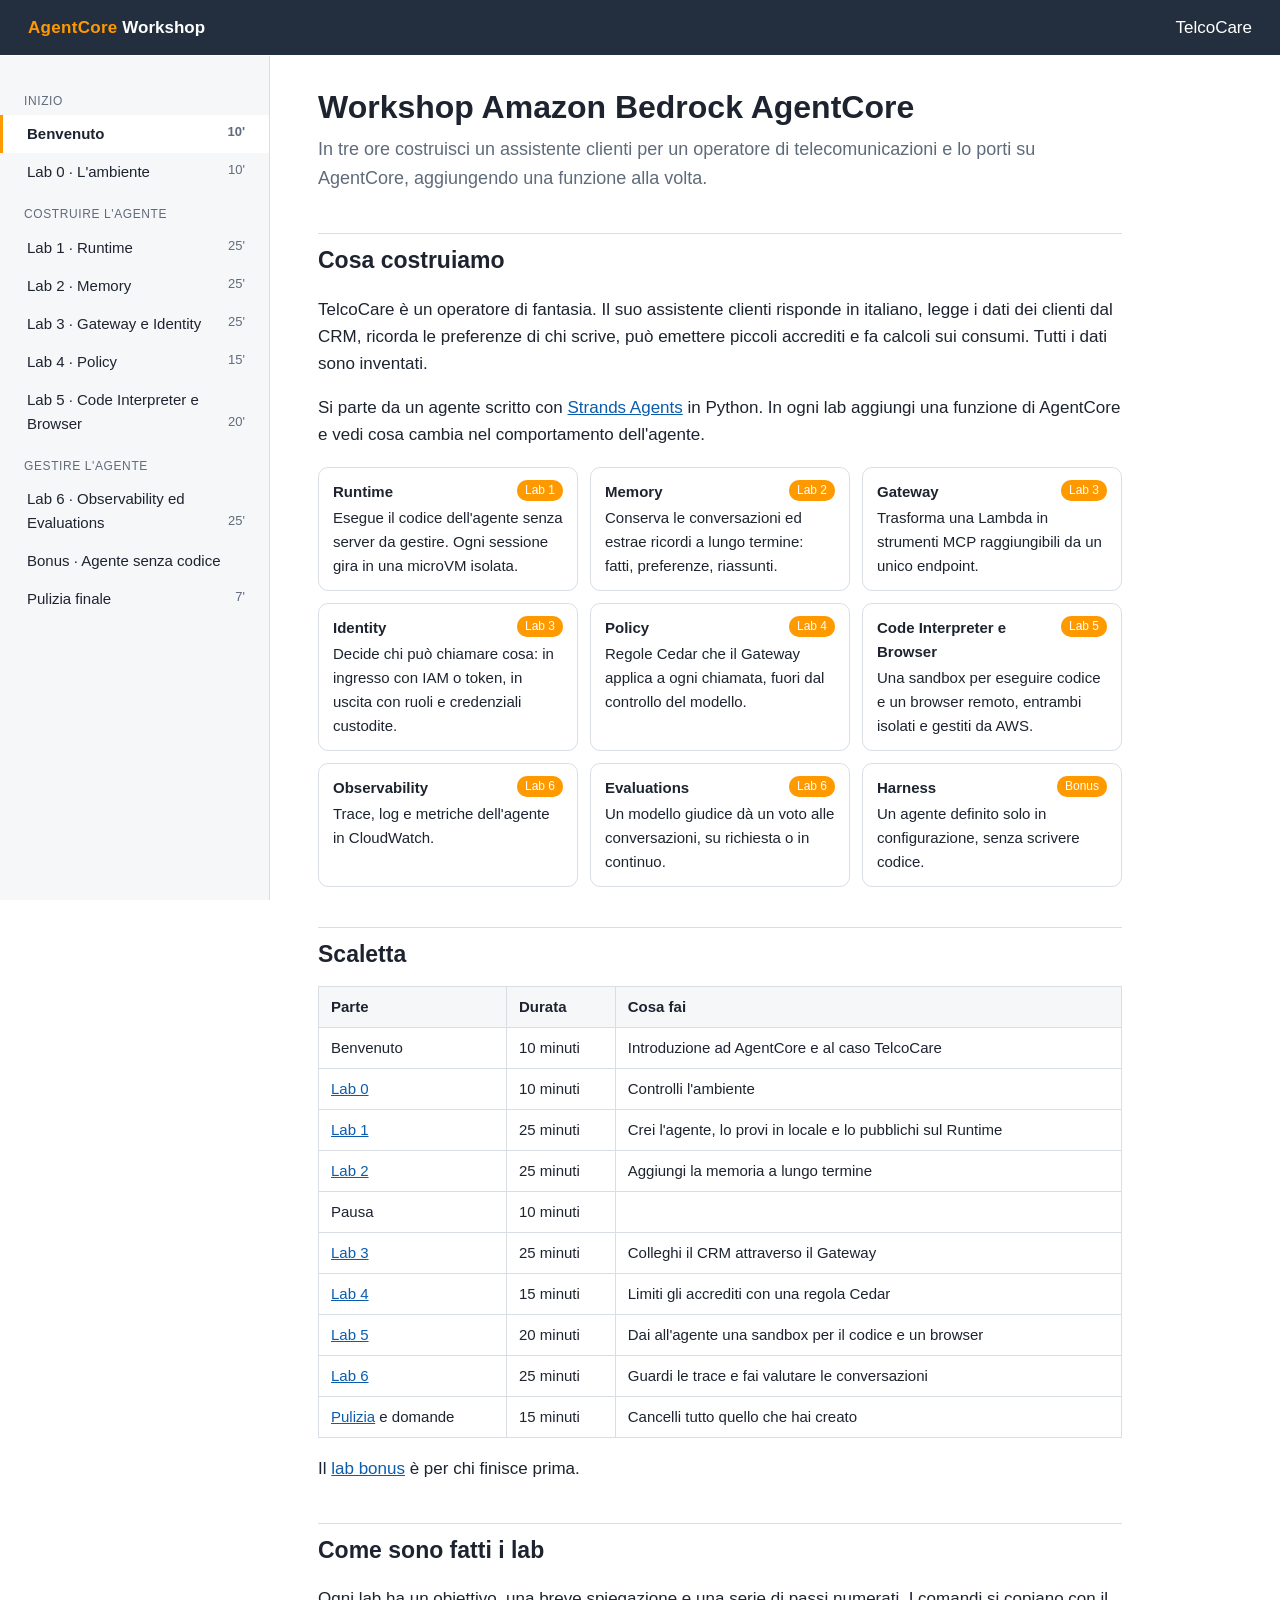
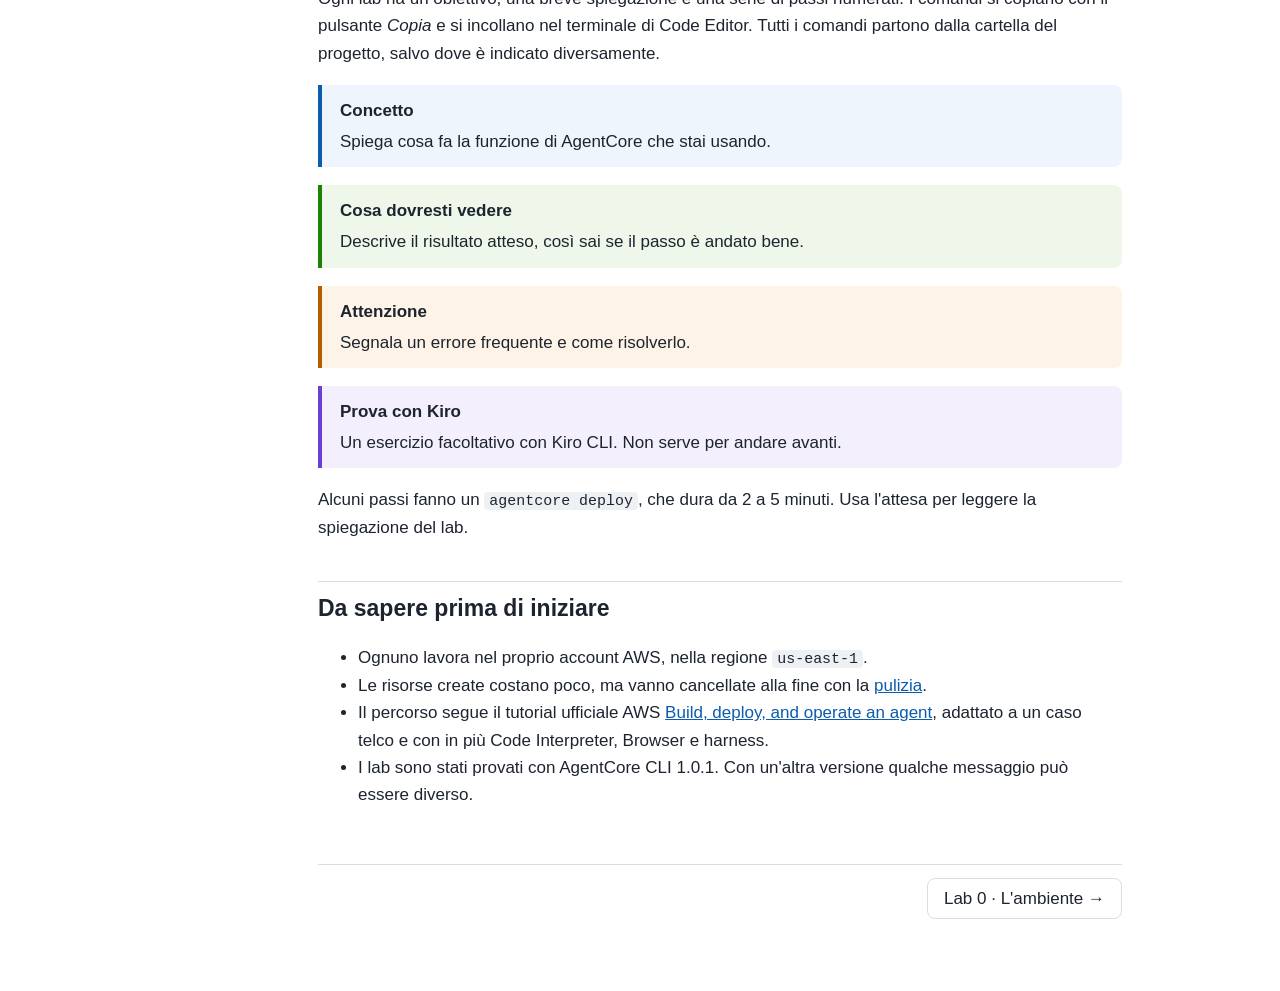
<file: docs/index.html>
<!doctype html>
<html lang="it">
<head>
<meta charset="utf-8">
<meta name="viewport" content="width=device-width, initial-scale=1">
<title>Workshop Amazon Bedrock AgentCore</title>
<link rel="stylesheet" href="assets/stile.css">
</head>
<body>
<header class="testata">
  <button class="menu-bottone" type="button">Menu</button>
  <a href="index.html"><span class="marchio">AgentCore</span> Workshop</a>
  <span class="spazio"></span>
  <span>TelcoCare</span>
</header>
<div class="contenitore">
<nav class="indice"></nav>
<main>

<h1>Workshop Amazon Bedrock AgentCore</h1>
<p class="sottotitolo">In tre ore costruisci un assistente clienti per un operatore di telecomunicazioni e lo porti su AgentCore, aggiungendo una funzione alla volta.</p>

<h2>Cosa costruiamo</h2>
<p>TelcoCare è un operatore di fantasia. Il suo assistente clienti risponde in italiano, legge i dati dei clienti dal CRM, ricorda le preferenze di chi scrive, può emettere piccoli accrediti e fa calcoli sui consumi. Tutti i dati sono inventati.</p>
<p>Si parte da un agente scritto con <a href="https://strandsagents.com/">Strands Agents</a> in Python. In ogni lab aggiungi una funzione di AgentCore e vedi cosa cambia nel comportamento dell'agente.</p>

<div class="architettura">
  <div class="casella"><span class="lab">Lab 1</span><strong>Runtime</strong>Esegue il codice dell'agente senza server da gestire. Ogni sessione gira in una microVM isolata.</div>
  <div class="casella"><span class="lab">Lab 2</span><strong>Memory</strong>Conserva le conversazioni ed estrae ricordi a lungo termine: fatti, preferenze, riassunti.</div>
  <div class="casella"><span class="lab">Lab 3</span><strong>Gateway</strong>Trasforma una Lambda in strumenti MCP raggiungibili da un unico endpoint.</div>
  <div class="casella"><span class="lab">Lab 3</span><strong>Identity</strong>Decide chi può chiamare cosa: in ingresso con IAM o token, in uscita con ruoli e credenziali custodite.</div>
  <div class="casella"><span class="lab">Lab 4</span><strong>Policy</strong>Regole Cedar che il Gateway applica a ogni chiamata, fuori dal controllo del modello.</div>
  <div class="casella"><span class="lab">Lab 5</span><strong>Code Interpreter e Browser</strong>Una sandbox per eseguire codice e un browser remoto, entrambi isolati e gestiti da AWS.</div>
  <div class="casella"><span class="lab">Lab 6</span><strong>Observability</strong>Trace, log e metriche dell'agente in CloudWatch.</div>
  <div class="casella"><span class="lab">Lab 6</span><strong>Evaluations</strong>Un modello giudice dà un voto alle conversazioni, su richiesta o in continuo.</div>
  <div class="casella"><span class="lab">Bonus</span><strong>Harness</strong>Un agente definito solo in configurazione, senza scrivere codice.</div>
</div>

<h2>Scaletta</h2>
<table>
  <tr><th>Parte</th><th>Durata</th><th>Cosa fai</th></tr>
  <tr><td>Benvenuto</td><td>10 minuti</td><td>Introduzione ad AgentCore e al caso TelcoCare</td></tr>
  <tr><td><a href="lab0.html">Lab 0</a></td><td>10 minuti</td><td>Controlli l'ambiente</td></tr>
  <tr><td><a href="lab1.html">Lab 1</a></td><td>25 minuti</td><td>Crei l'agente, lo provi in locale e lo pubblichi sul Runtime</td></tr>
  <tr><td><a href="lab2.html">Lab 2</a></td><td>25 minuti</td><td>Aggiungi la memoria a lungo termine</td></tr>
  <tr><td>Pausa</td><td>10 minuti</td><td></td></tr>
  <tr><td><a href="lab3.html">Lab 3</a></td><td>25 minuti</td><td>Colleghi il CRM attraverso il Gateway</td></tr>
  <tr><td><a href="lab4.html">Lab 4</a></td><td>15 minuti</td><td>Limiti gli accrediti con una regola Cedar</td></tr>
  <tr><td><a href="lab5.html">Lab 5</a></td><td>20 minuti</td><td>Dai all'agente una sandbox per il codice e un browser</td></tr>
  <tr><td><a href="lab6.html">Lab 6</a></td><td>25 minuti</td><td>Guardi le trace e fai valutare le conversazioni</td></tr>
  <tr><td><a href="pulizia.html">Pulizia</a> e domande</td><td>15 minuti</td><td>Cancelli tutto quello che hai creato</td></tr>
</table>
<p>Il <a href="bonus.html">lab bonus</a> è per chi finisce prima.</p>

<h2>Come sono fatti i lab</h2>
<p>Ogni lab ha un obiettivo, una breve spiegazione e una serie di passi numerati. I comandi si copiano con il pulsante <em>Copia</em> e si incollano nel terminale di Code Editor. Tutti i comandi partono dalla cartella del progetto, salvo dove è indicato diversamente.</p>
<div class="riquadro concetto"><span class="titolo">Concetto</span>Spiega cosa fa la funzione di AgentCore che stai usando.</div>
<div class="riquadro verifica"><span class="titolo">Cosa dovresti vedere</span>Descrive il risultato atteso, così sai se il passo è andato bene.</div>
<div class="riquadro attenzione"><span class="titolo">Attenzione</span>Segnala un errore frequente e come risolverlo.</div>
<div class="riquadro kiro"><span class="titolo">Prova con Kiro</span>Un esercizio facoltativo con Kiro CLI. Non serve per andare avanti.</div>

<p>Alcuni passi fanno un <code>agentcore deploy</code>, che dura da 2 a 5 minuti. Usa l'attesa per leggere la spiegazione del lab.</p>

<h2>Da sapere prima di iniziare</h2>
<ul>
  <li>Ognuno lavora nel proprio account AWS, nella regione <code>us-east-1</code>.</li>
  <li>Le risorse create costano poco, ma vanno cancellate alla fine con la <a href="pulizia.html">pulizia</a>.</li>
  <li>Il percorso segue il tutorial ufficiale AWS <a href="https://docs.aws.amazon.com/bedrock-agentcore/latest/devguide/agentcore-cli-get-started.html">Build, deploy, and operate an agent</a>, adattato a un caso telco e con in più Code Interpreter, Browser e harness.</li>
  <li>I lab sono stati provati con AgentCore CLI 1.0.1. Con un'altra versione qualche messaggio può essere diverso.</li>
</ul>

</main>
</div>
<script src="assets/sito.js"></script>
</body>
</html>
</file>
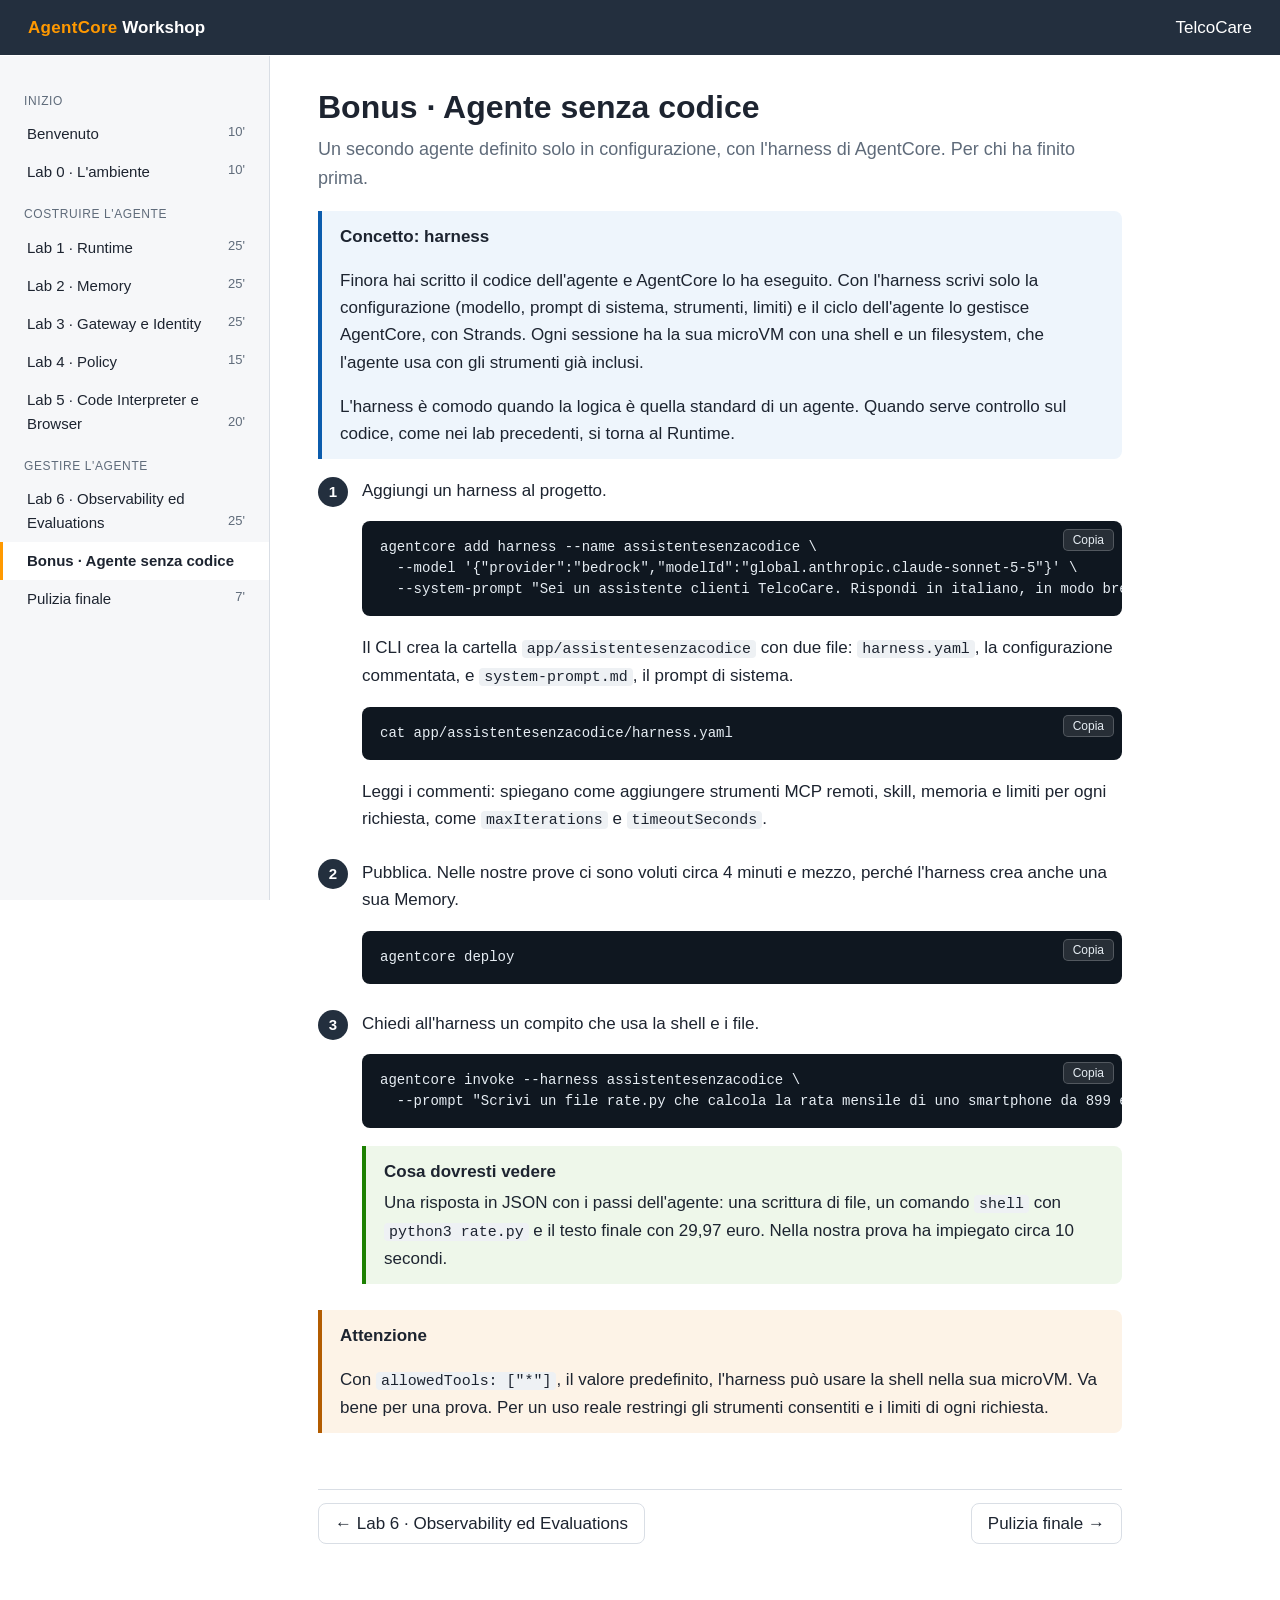
<file: docs/bonus.html>
<!doctype html>
<html lang="it">
<head>
<meta charset="utf-8">
<meta name="viewport" content="width=device-width, initial-scale=1">
<title>Bonus · Agente senza codice</title>
<link rel="stylesheet" href="assets/stile.css">
</head>
<body>
<header class="testata">
  <button class="menu-bottone" type="button">Menu</button>
  <a href="index.html"><span class="marchio">AgentCore</span> Workshop</a>
  <span class="spazio"></span>
  <span>TelcoCare</span>
</header>
<div class="contenitore">
<nav class="indice"></nav>
<main>

<h1>Bonus · Agente senza codice</h1>
<p class="sottotitolo">Un secondo agente definito solo in configurazione, con l'harness di AgentCore. Per chi ha finito prima.</p>

<div class="riquadro concetto"><span class="titolo">Concetto: harness</span>
<p>Finora hai scritto il codice dell'agente e AgentCore lo ha eseguito. Con l'harness scrivi solo la configurazione (modello, prompt di sistema, strumenti, limiti) e il ciclo dell'agente lo gestisce AgentCore, con Strands. Ogni sessione ha la sua microVM con una shell e un filesystem, che l'agente usa con gli strumenti già inclusi.</p>
<p>L'harness è comodo quando la logica è quella standard di un agente. Quando serve controllo sul codice, come nei lab precedenti, si torna al Runtime.</p>
</div>

<ol class="passi">
<li>
  <p>Aggiungi un harness al progetto.</p>
  <div class="blocco"><pre><code>agentcore add harness --name assistentesenzacodice \
  --model '{"provider":"bedrock","modelId":"global.anthropic.claude-sonnet-5-5"}' \
  --system-prompt "Sei un assistente clienti TelcoCare. Rispondi in italiano, in modo breve, senza emoji."</code></pre></div>
  <p>Il CLI crea la cartella <code>app/assistentesenzacodice</code> con due file: <code>harness.yaml</code>, la configurazione commentata, e <code>system-prompt.md</code>, il prompt di sistema.</p>
  <div class="blocco"><pre><code>cat app/assistentesenzacodice/harness.yaml</code></pre></div>
  <p>Leggi i commenti: spiegano come aggiungere strumenti MCP remoti, skill, memoria e limiti per ogni richiesta, come <code>maxIterations</code> e <code>timeoutSeconds</code>.</p>
</li>

<li>
  <p>Pubblica. Nelle nostre prove ci sono voluti circa 4 minuti e mezzo, perché l'harness crea anche una sua Memory.</p>
  <div class="blocco"><pre><code>agentcore deploy</code></pre></div>
</li>

<li>
  <p>Chiedi all'harness un compito che usa la shell e i file.</p>
  <div class="blocco"><pre><code>agentcore invoke --harness assistentesenzacodice \
  --prompt "Scrivi un file rate.py che calcola la rata mensile di uno smartphone da 899 euro in 30 rate, eseguilo e dimmi il risultato."</code></pre></div>
  <div class="riquadro verifica"><span class="titolo">Cosa dovresti vedere</span>
  Una risposta in JSON con i passi dell'agente: una scrittura di file, un comando <code>shell</code> con <code>python3 rate.py</code> e il testo finale con 29,97 euro. Nella nostra prova ha impiegato circa 10 secondi.</div>
</li>
</ol>

<div class="riquadro attenzione"><span class="titolo">Attenzione</span>
<p>Con <code>allowedTools: ["*"]</code>, il valore predefinito, l'harness può usare la shell nella sua microVM. Va bene per una prova. Per un uso reale restringi gli strumenti consentiti e i limiti di ogni richiesta.</p>
</div>

</main>
</div>
<script src="assets/sito.js"></script>
</body>
</html>
</file>
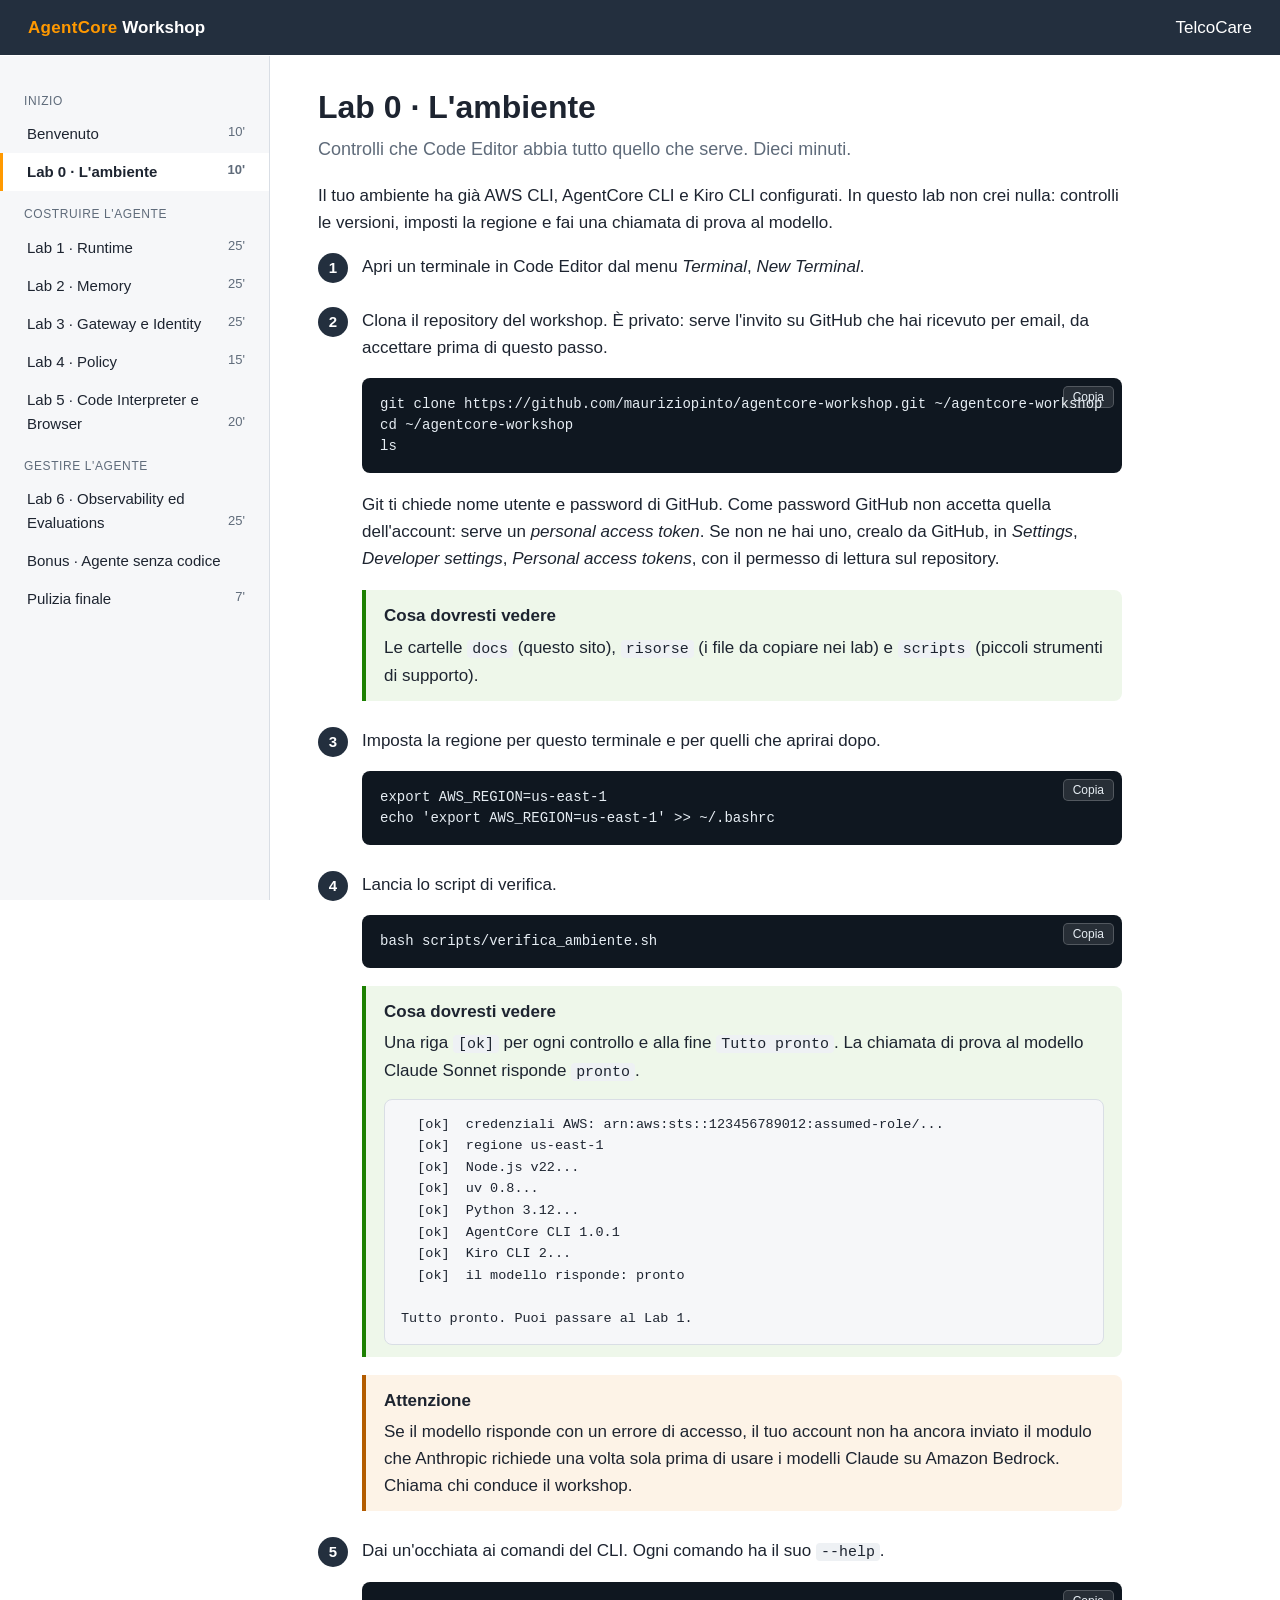
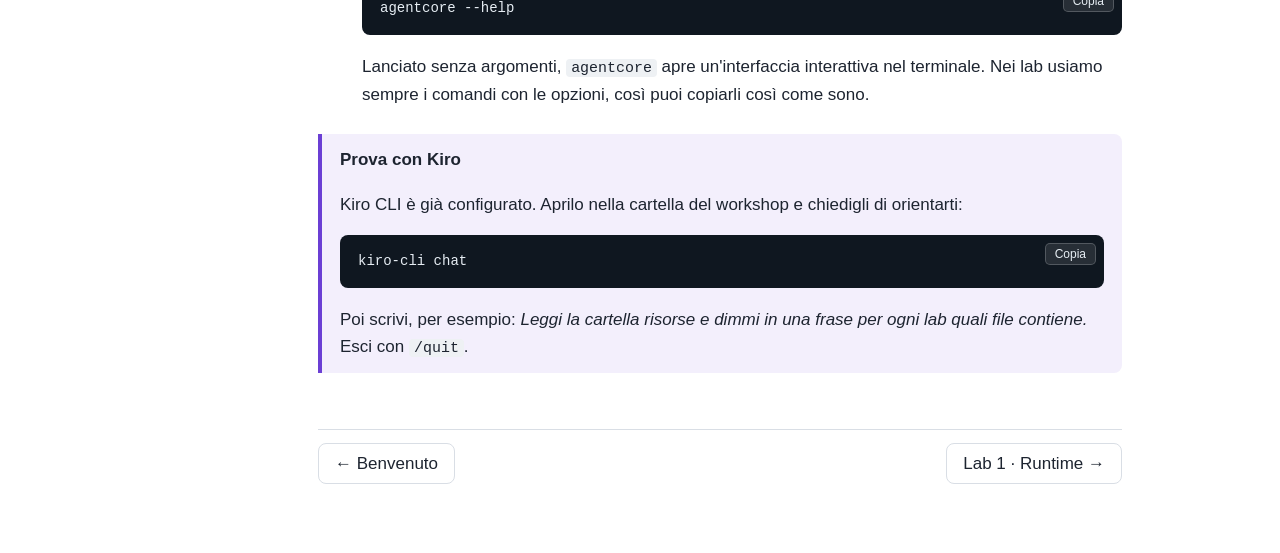
<file: docs/lab0.html>
<!doctype html>
<html lang="it">
<head>
<meta charset="utf-8">
<meta name="viewport" content="width=device-width, initial-scale=1">
<title>Lab 0 · L'ambiente</title>
<link rel="stylesheet" href="assets/stile.css">
</head>
<body>
<header class="testata">
  <button class="menu-bottone" type="button">Menu</button>
  <a href="index.html"><span class="marchio">AgentCore</span> Workshop</a>
  <span class="spazio"></span>
  <span>TelcoCare</span>
</header>
<div class="contenitore">
<nav class="indice"></nav>
<main>

<h1>Lab 0 · L'ambiente</h1>
<p class="sottotitolo">Controlli che Code Editor abbia tutto quello che serve. Dieci minuti.</p>

<p>Il tuo ambiente ha già AWS CLI, AgentCore CLI e Kiro CLI configurati. In questo lab non crei nulla: controlli le versioni, imposti la regione e fai una chiamata di prova al modello.</p>

<ol class="passi">
<li>
  <p>Apri un terminale in Code Editor dal menu <em>Terminal</em>, <em>New Terminal</em>.</p>
</li>

<li>
  <p>Clona il repository del workshop. È privato: serve l'invito su GitHub che hai ricevuto per email, da accettare prima di questo passo.</p>
  <div class="blocco"><pre><code>git clone https://github.com/mauriziopinto/agentcore-workshop.git ~/agentcore-workshop
cd ~/agentcore-workshop
ls</code></pre></div>
  <p>Git ti chiede nome utente e password di GitHub. Come password GitHub non accetta quella dell'account: serve un <em>personal access token</em>. Se non ne hai uno, crealo da GitHub, in <em>Settings</em>, <em>Developer settings</em>, <em>Personal access tokens</em>, con il permesso di lettura sul repository.</p>
  <div class="riquadro verifica"><span class="titolo">Cosa dovresti vedere</span>
  Le cartelle <code>docs</code> (questo sito), <code>risorse</code> (i file da copiare nei lab) e <code>scripts</code> (piccoli strumenti di supporto).</div>
</li>

<li>
  <p>Imposta la regione per questo terminale e per quelli che aprirai dopo.</p>
  <div class="blocco"><pre><code>export AWS_REGION=us-east-1
echo 'export AWS_REGION=us-east-1' &gt;&gt; ~/.bashrc</code></pre></div>
</li>

<li>
  <p>Lancia lo script di verifica.</p>
  <div class="blocco"><pre><code>bash scripts/verifica_ambiente.sh</code></pre></div>
  <div class="riquadro verifica"><span class="titolo">Cosa dovresti vedere</span>
  Una riga <code>[ok]</code> per ogni controllo e alla fine <code>Tutto pronto</code>. La chiamata di prova al modello Claude Sonnet risponde <code>pronto</code>.
  <pre class="uscita">  [ok]  credenziali AWS: arn:aws:sts::123456789012:assumed-role/...
  [ok]  regione us-east-1
  [ok]  Node.js v22...
  [ok]  uv 0.8...
  [ok]  Python 3.12...
  [ok]  AgentCore CLI 1.0.1
  [ok]  Kiro CLI 2...
  [ok]  il modello risponde: pronto

Tutto pronto. Puoi passare al Lab 1.</pre></div>
  <div class="riquadro attenzione"><span class="titolo">Attenzione</span>
  Se il modello risponde con un errore di accesso, il tuo account non ha ancora inviato il modulo che Anthropic richiede una volta sola prima di usare i modelli Claude su Amazon Bedrock. Chiama chi conduce il workshop.</div>
</li>

<li>
  <p>Dai un'occhiata ai comandi del CLI. Ogni comando ha il suo <code>--help</code>.</p>
  <div class="blocco"><pre><code>agentcore --help</code></pre></div>
  <p>Lanciato senza argomenti, <code>agentcore</code> apre un'interfaccia interattiva nel terminale. Nei lab usiamo sempre i comandi con le opzioni, così puoi copiarli così come sono.</p>
</li>
</ol>

<div class="riquadro kiro"><span class="titolo">Prova con Kiro</span>
<p>Kiro CLI è già configurato. Aprilo nella cartella del workshop e chiedigli di orientarti:</p>
<div class="blocco"><pre><code>kiro-cli chat</code></pre></div>
<p>Poi scrivi, per esempio: <em>Leggi la cartella risorse e dimmi in una frase per ogni lab quali file contiene.</em> Esci con <code>/quit</code>.</p>
</div>

</main>
</div>
<script src="assets/sito.js"></script>
</body>
</html>
</file>
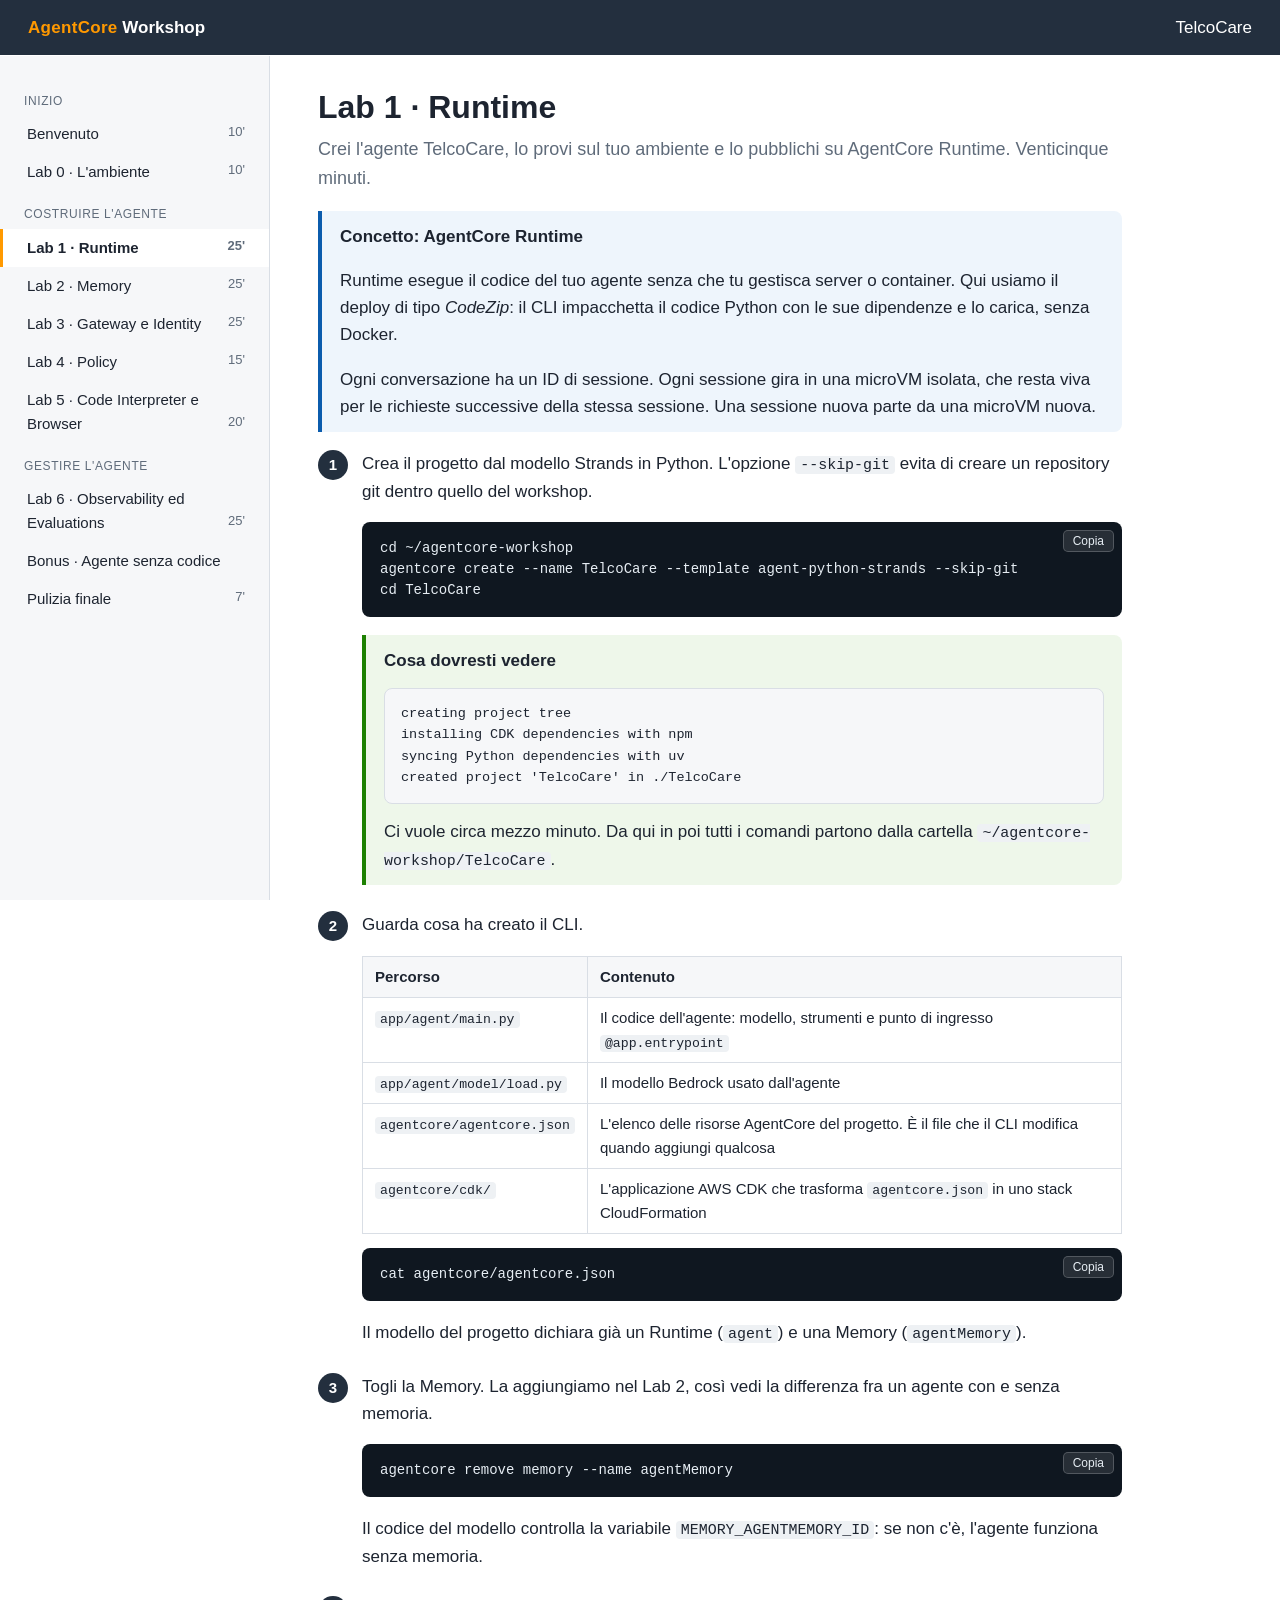
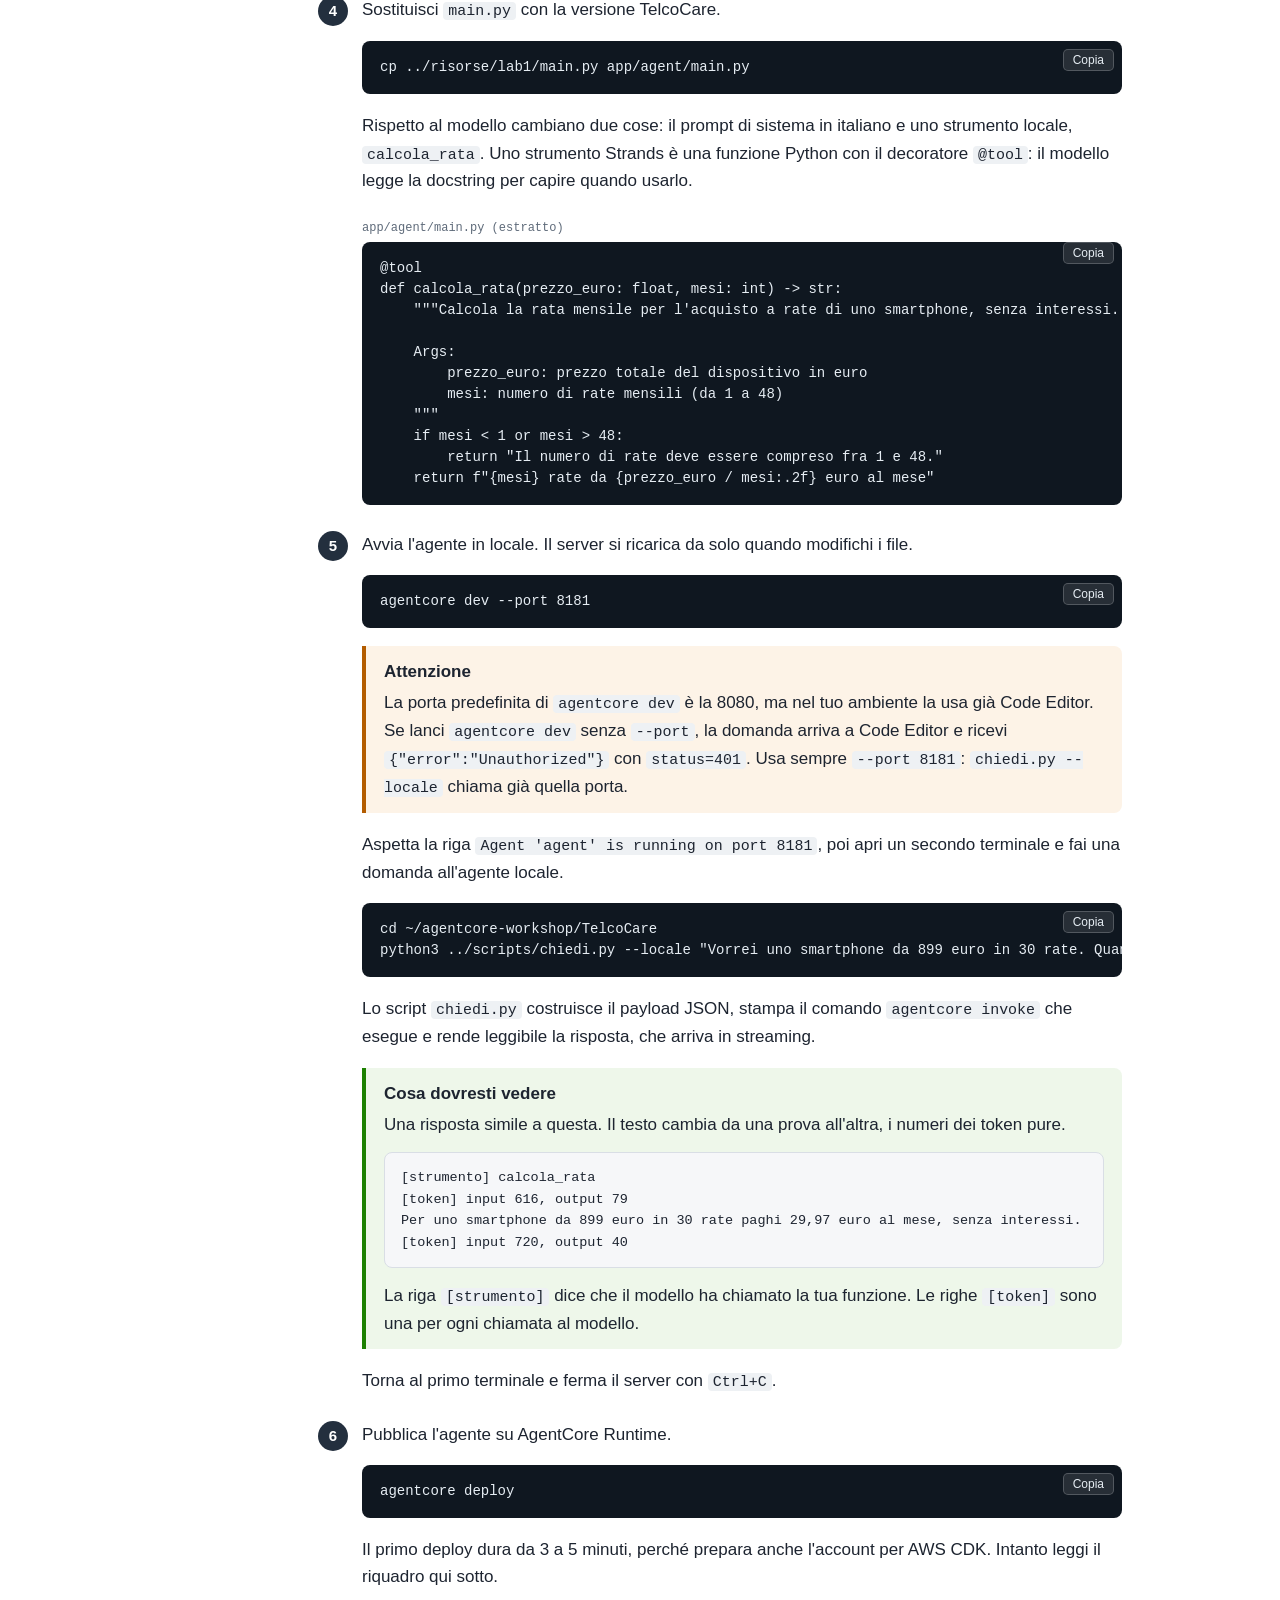
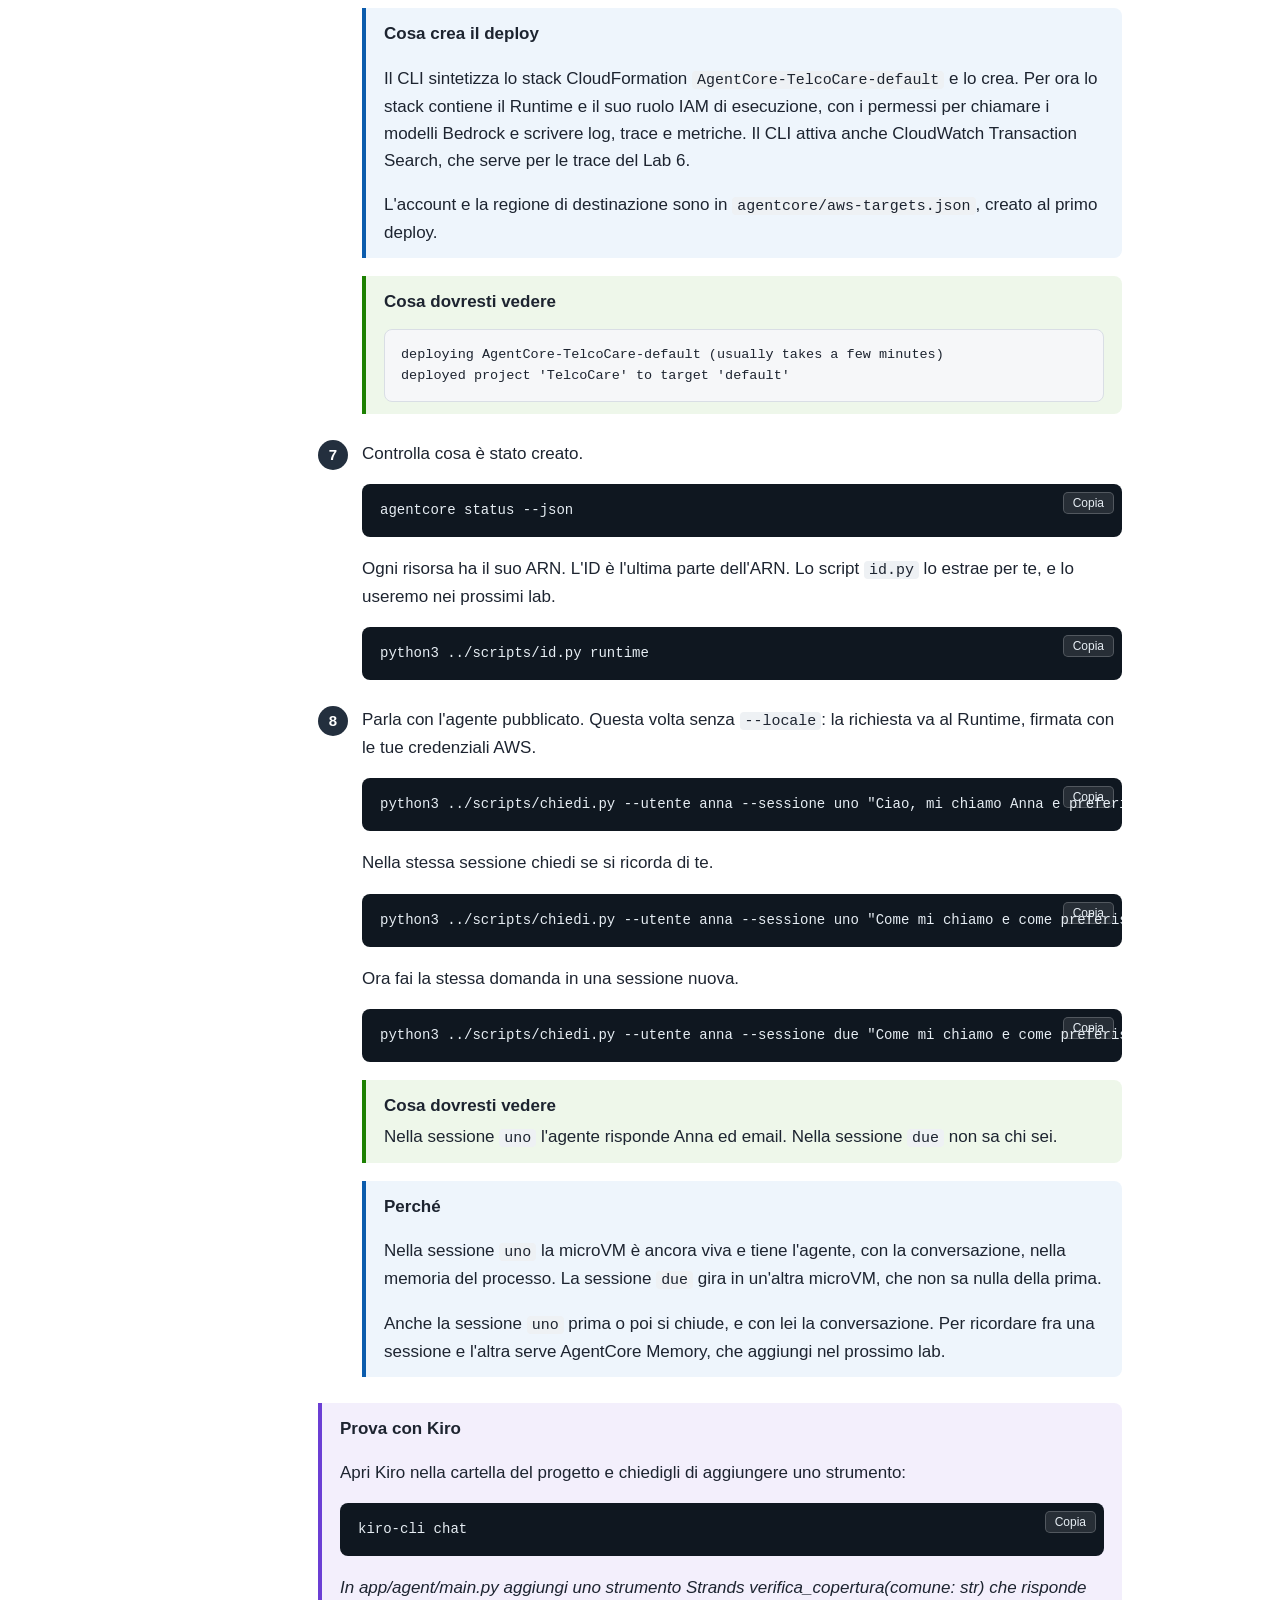
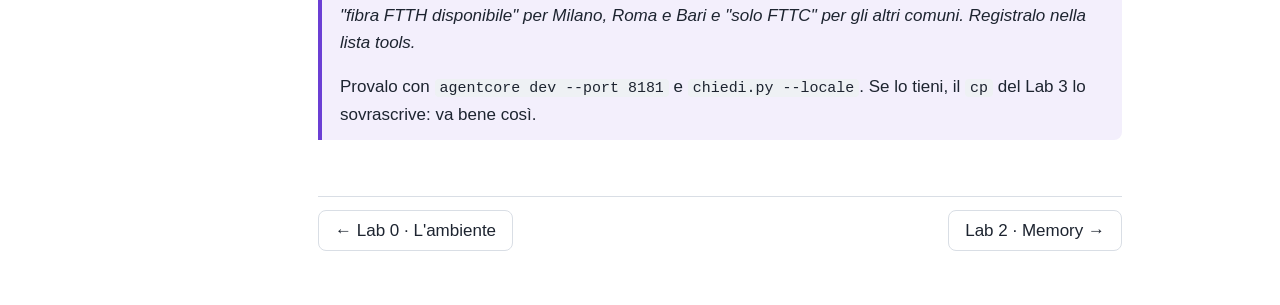
<file: docs/lab1.html>
<!doctype html>
<html lang="it">
<head>
<meta charset="utf-8">
<meta name="viewport" content="width=device-width, initial-scale=1">
<title>Lab 1 · Runtime</title>
<link rel="stylesheet" href="assets/stile.css">
</head>
<body>
<header class="testata">
  <button class="menu-bottone" type="button">Menu</button>
  <a href="index.html"><span class="marchio">AgentCore</span> Workshop</a>
  <span class="spazio"></span>
  <span>TelcoCare</span>
</header>
<div class="contenitore">
<nav class="indice"></nav>
<main>

<h1>Lab 1 · Runtime</h1>
<p class="sottotitolo">Crei l'agente TelcoCare, lo provi sul tuo ambiente e lo pubblichi su AgentCore Runtime. Venticinque minuti.</p>

<div class="riquadro concetto"><span class="titolo">Concetto: AgentCore Runtime</span>
<p>Runtime esegue il codice del tuo agente senza che tu gestisca server o container. Qui usiamo il deploy di tipo <em>CodeZip</em>: il CLI impacchetta il codice Python con le sue dipendenze e lo carica, senza Docker.</p>
<p>Ogni conversazione ha un ID di sessione. Ogni sessione gira in una microVM isolata, che resta viva per le richieste successive della stessa sessione. Una sessione nuova parte da una microVM nuova.</p>
</div>

<ol class="passi">
<li>
  <p>Crea il progetto dal modello Strands in Python. L'opzione <code>--skip-git</code> evita di creare un repository git dentro quello del workshop.</p>
  <div class="blocco"><pre><code>cd ~/agentcore-workshop
agentcore create --name TelcoCare --template agent-python-strands --skip-git
cd TelcoCare</code></pre></div>
  <div class="riquadro verifica"><span class="titolo">Cosa dovresti vedere</span>
  <pre class="uscita">creating project tree
installing CDK dependencies with npm
syncing Python dependencies with uv
created project 'TelcoCare' in ./TelcoCare</pre>
  Ci vuole circa mezzo minuto. Da qui in poi tutti i comandi partono dalla cartella <code>~/agentcore-workshop/TelcoCare</code>.</div>
</li>

<li>
  <p>Guarda cosa ha creato il CLI.</p>
  <table>
    <tr><th>Percorso</th><th>Contenuto</th></tr>
    <tr><td><code>app/agent/main.py</code></td><td>Il codice dell'agente: modello, strumenti e punto di ingresso <code>@app.entrypoint</code></td></tr>
    <tr><td><code>app/agent/model/load.py</code></td><td>Il modello Bedrock usato dall'agente</td></tr>
    <tr><td><code>agentcore/agentcore.json</code></td><td>L'elenco delle risorse AgentCore del progetto. È il file che il CLI modifica quando aggiungi qualcosa</td></tr>
    <tr><td><code>agentcore/cdk/</code></td><td>L'applicazione AWS CDK che trasforma <code>agentcore.json</code> in uno stack CloudFormation</td></tr>
  </table>
  <div class="blocco"><pre><code>cat agentcore/agentcore.json</code></pre></div>
  <p>Il modello del progetto dichiara già un Runtime (<code>agent</code>) e una Memory (<code>agentMemory</code>).</p>
</li>

<li>
  <p>Togli la Memory. La aggiungiamo nel Lab 2, così vedi la differenza fra un agente con e senza memoria.</p>
  <div class="blocco"><pre><code>agentcore remove memory --name agentMemory</code></pre></div>
  <p>Il codice del modello controlla la variabile <code>MEMORY_AGENTMEMORY_ID</code>: se non c'è, l'agente funziona senza memoria.</p>
</li>

<li>
  <p>Sostituisci <code>main.py</code> con la versione TelcoCare.</p>
  <div class="blocco"><pre><code>cp ../risorse/lab1/main.py app/agent/main.py</code></pre></div>
  <p>Rispetto al modello cambiano due cose: il prompt di sistema in italiano e uno strumento locale, <code>calcola_rata</code>. Uno strumento Strands è una funzione Python con il decoratore <code>@tool</code>: il modello legge la docstring per capire quando usarlo.</p>
  <div class="blocco"><span class="etichetta">app/agent/main.py (estratto)</span><pre><code>@tool
def calcola_rata(prezzo_euro: float, mesi: int) -&gt; str:
    """Calcola la rata mensile per l'acquisto a rate di uno smartphone, senza interessi.

    Args:
        prezzo_euro: prezzo totale del dispositivo in euro
        mesi: numero di rate mensili (da 1 a 48)
    """
    if mesi &lt; 1 or mesi &gt; 48:
        return "Il numero di rate deve essere compreso fra 1 e 48."
    return f"{mesi} rate da {prezzo_euro / mesi:.2f} euro al mese"</code></pre></div>
</li>

<li>
  <p>Avvia l'agente in locale. Il server si ricarica da solo quando modifichi i file.</p>
  <div class="blocco"><pre><code>agentcore dev --port 8181</code></pre></div>
  <div class="riquadro attenzione"><span class="titolo">Attenzione</span>
  La porta predefinita di <code>agentcore dev</code> è la 8080, ma nel tuo ambiente la usa già Code Editor. Se lanci <code>agentcore dev</code> senza <code>--port</code>, la domanda arriva a Code Editor e ricevi <code>{"error":"Unauthorized"}</code> con <code>status=401</code>. Usa sempre <code>--port 8181</code>: <code>chiedi.py --locale</code> chiama già quella porta.</div>
  <p>Aspetta la riga <code>Agent 'agent' is running on port 8181</code>, poi apri un secondo terminale e fai una domanda all'agente locale.</p>
  <div class="blocco"><pre><code>cd ~/agentcore-workshop/TelcoCare
python3 ../scripts/chiedi.py --locale "Vorrei uno smartphone da 899 euro in 30 rate. Quanto pago al mese?"</code></pre></div>
  <p>Lo script <code>chiedi.py</code> costruisce il payload JSON, stampa il comando <code>agentcore invoke</code> che esegue e rende leggibile la risposta, che arriva in streaming.</p>
  <div class="riquadro verifica"><span class="titolo">Cosa dovresti vedere</span>
  Una risposta simile a questa. Il testo cambia da una prova all'altra, i numeri dei token pure.
  <pre class="uscita">[strumento] calcola_rata
[token] input 616, output 79
Per uno smartphone da 899 euro in 30 rate paghi 29,97 euro al mese, senza interessi.
[token] input 720, output 40</pre>
  La riga <code>[strumento]</code> dice che il modello ha chiamato la tua funzione. Le righe <code>[token]</code> sono una per ogni chiamata al modello.</div>
  <p>Torna al primo terminale e ferma il server con <code>Ctrl+C</code>.</p>
</li>

<li>
  <p>Pubblica l'agente su AgentCore Runtime.</p>
  <div class="blocco"><pre><code>agentcore deploy</code></pre></div>
  <p>Il primo deploy dura da 3 a 5 minuti, perché prepara anche l'account per AWS CDK. Intanto leggi il riquadro qui sotto.</p>
  <div class="riquadro concetto"><span class="titolo">Cosa crea il deploy</span>
  <p>Il CLI sintetizza lo stack CloudFormation <code>AgentCore-TelcoCare-default</code> e lo crea. Per ora lo stack contiene il Runtime e il suo ruolo IAM di esecuzione, con i permessi per chiamare i modelli Bedrock e scrivere log, trace e metriche. Il CLI attiva anche CloudWatch Transaction Search, che serve per le trace del Lab 6.</p>
  <p>L'account e la regione di destinazione sono in <code>agentcore/aws-targets.json</code>, creato al primo deploy.</p>
  </div>
  <div class="riquadro verifica"><span class="titolo">Cosa dovresti vedere</span>
  <pre class="uscita">deploying AgentCore-TelcoCare-default (usually takes a few minutes)
deployed project 'TelcoCare' to target 'default'</pre></div>
</li>

<li>
  <p>Controlla cosa è stato creato.</p>
  <div class="blocco"><pre><code>agentcore status --json</code></pre></div>
  <p>Ogni risorsa ha il suo ARN. L'ID è l'ultima parte dell'ARN. Lo script <code>id.py</code> lo estrae per te, e lo useremo nei prossimi lab.</p>
  <div class="blocco"><pre><code>python3 ../scripts/id.py runtime</code></pre></div>
</li>

<li>
  <p>Parla con l'agente pubblicato. Questa volta senza <code>--locale</code>: la richiesta va al Runtime, firmata con le tue credenziali AWS.</p>
  <div class="blocco"><pre><code>python3 ../scripts/chiedi.py --utente anna --sessione uno "Ciao, mi chiamo Anna e preferisco essere contattata via email."</code></pre></div>
  <p>Nella stessa sessione chiedi se si ricorda di te.</p>
  <div class="blocco"><pre><code>python3 ../scripts/chiedi.py --utente anna --sessione uno "Come mi chiamo e come preferisco essere contattata?"</code></pre></div>
  <p>Ora fai la stessa domanda in una sessione nuova.</p>
  <div class="blocco"><pre><code>python3 ../scripts/chiedi.py --utente anna --sessione due "Come mi chiamo e come preferisco essere contattata?"</code></pre></div>
  <div class="riquadro verifica"><span class="titolo">Cosa dovresti vedere</span>
  Nella sessione <code>uno</code> l'agente risponde Anna ed email. Nella sessione <code>due</code> non sa chi sei.</div>
  <div class="riquadro concetto"><span class="titolo">Perché</span>
  <p>Nella sessione <code>uno</code> la microVM è ancora viva e tiene l'agente, con la conversazione, nella memoria del processo. La sessione <code>due</code> gira in un'altra microVM, che non sa nulla della prima.</p>
  <p>Anche la sessione <code>uno</code> prima o poi si chiude, e con lei la conversazione. Per ricordare fra una sessione e l'altra serve AgentCore Memory, che aggiungi nel prossimo lab.</p>
  </div>
</li>
</ol>

<div class="riquadro kiro"><span class="titolo">Prova con Kiro</span>
<p>Apri Kiro nella cartella del progetto e chiedigli di aggiungere uno strumento:</p>
<div class="blocco"><pre><code>kiro-cli chat</code></pre></div>
<p><em>In app/agent/main.py aggiungi uno strumento Strands verifica_copertura(comune: str) che risponde "fibra FTTH disponibile" per Milano, Roma e Bari e "solo FTTC" per gli altri comuni. Registralo nella lista tools.</em></p>
<p>Provalo con <code>agentcore dev --port 8181</code> e <code>chiedi.py --locale</code>. Se lo tieni, il <code>cp</code> del Lab 3 lo sovrascrive: va bene così.</p>
</div>

</main>
</div>
<script src="assets/sito.js"></script>
</body>
</html>
</file>
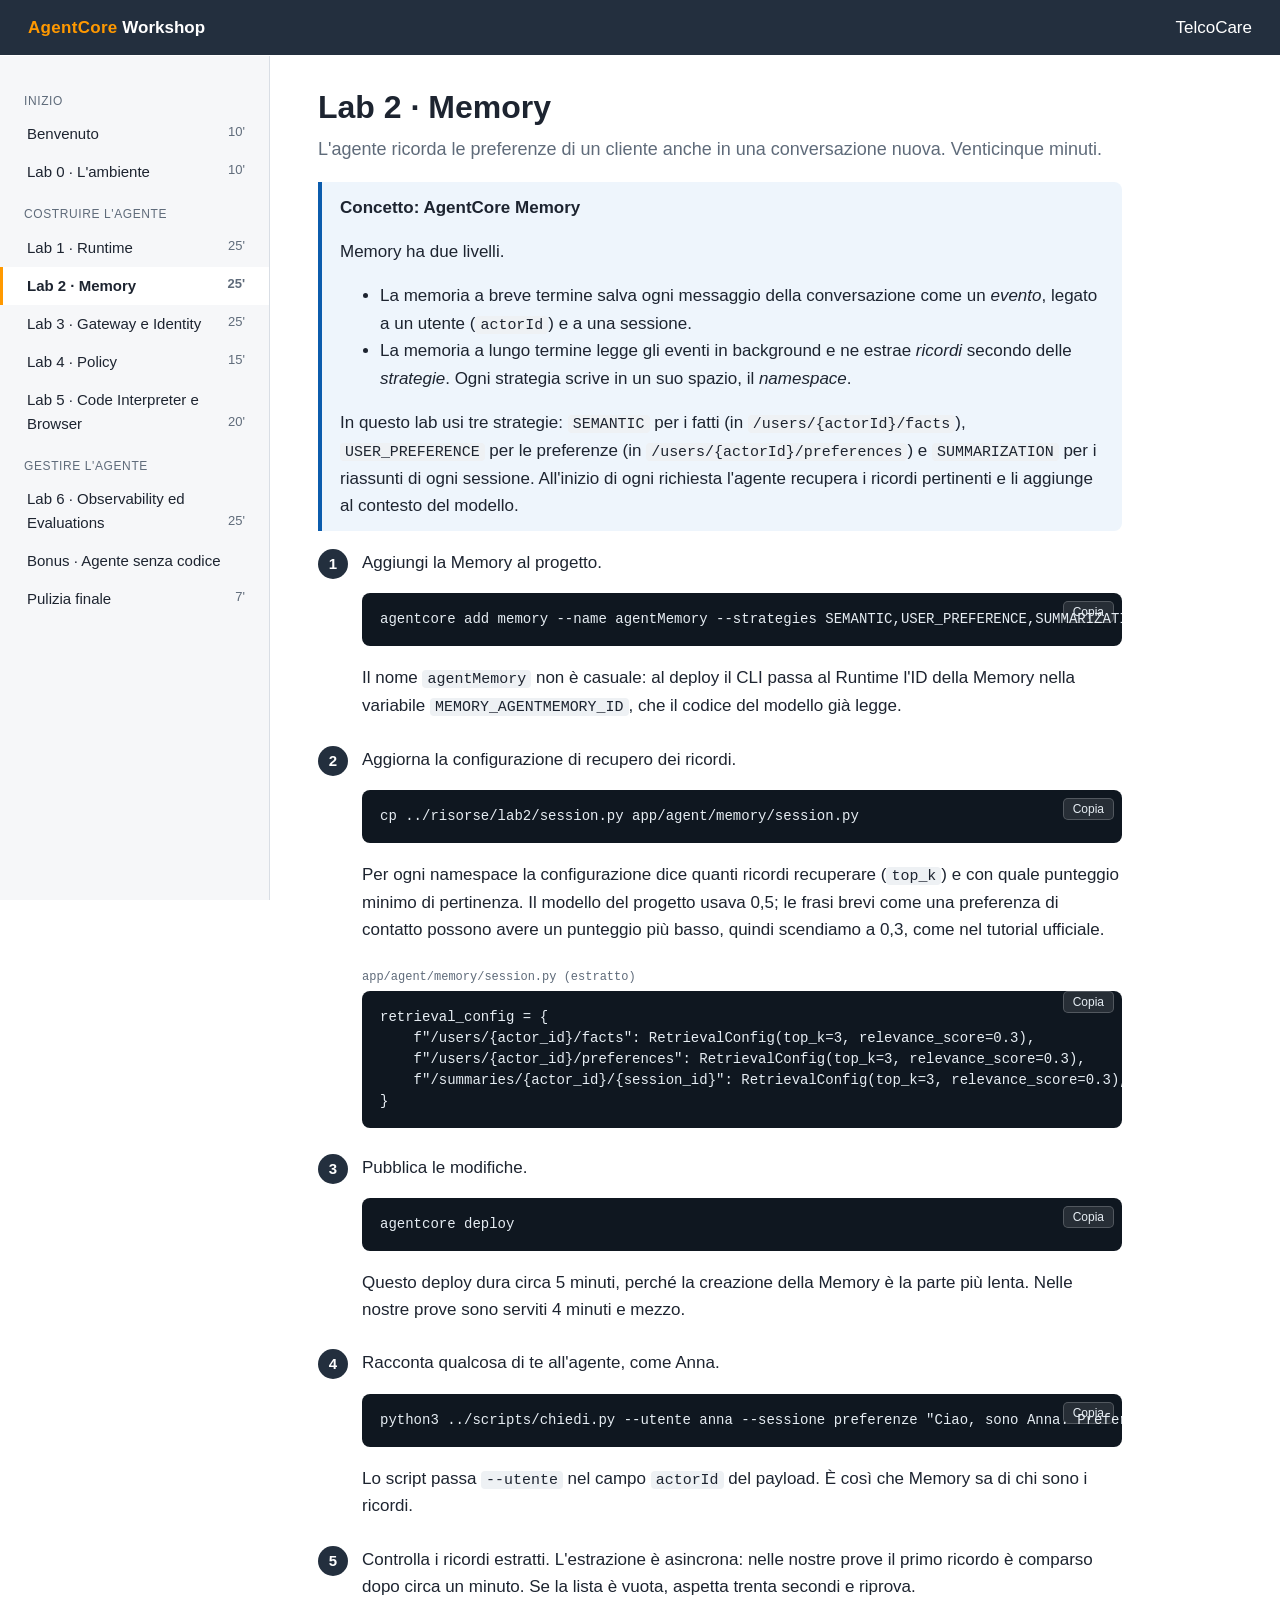
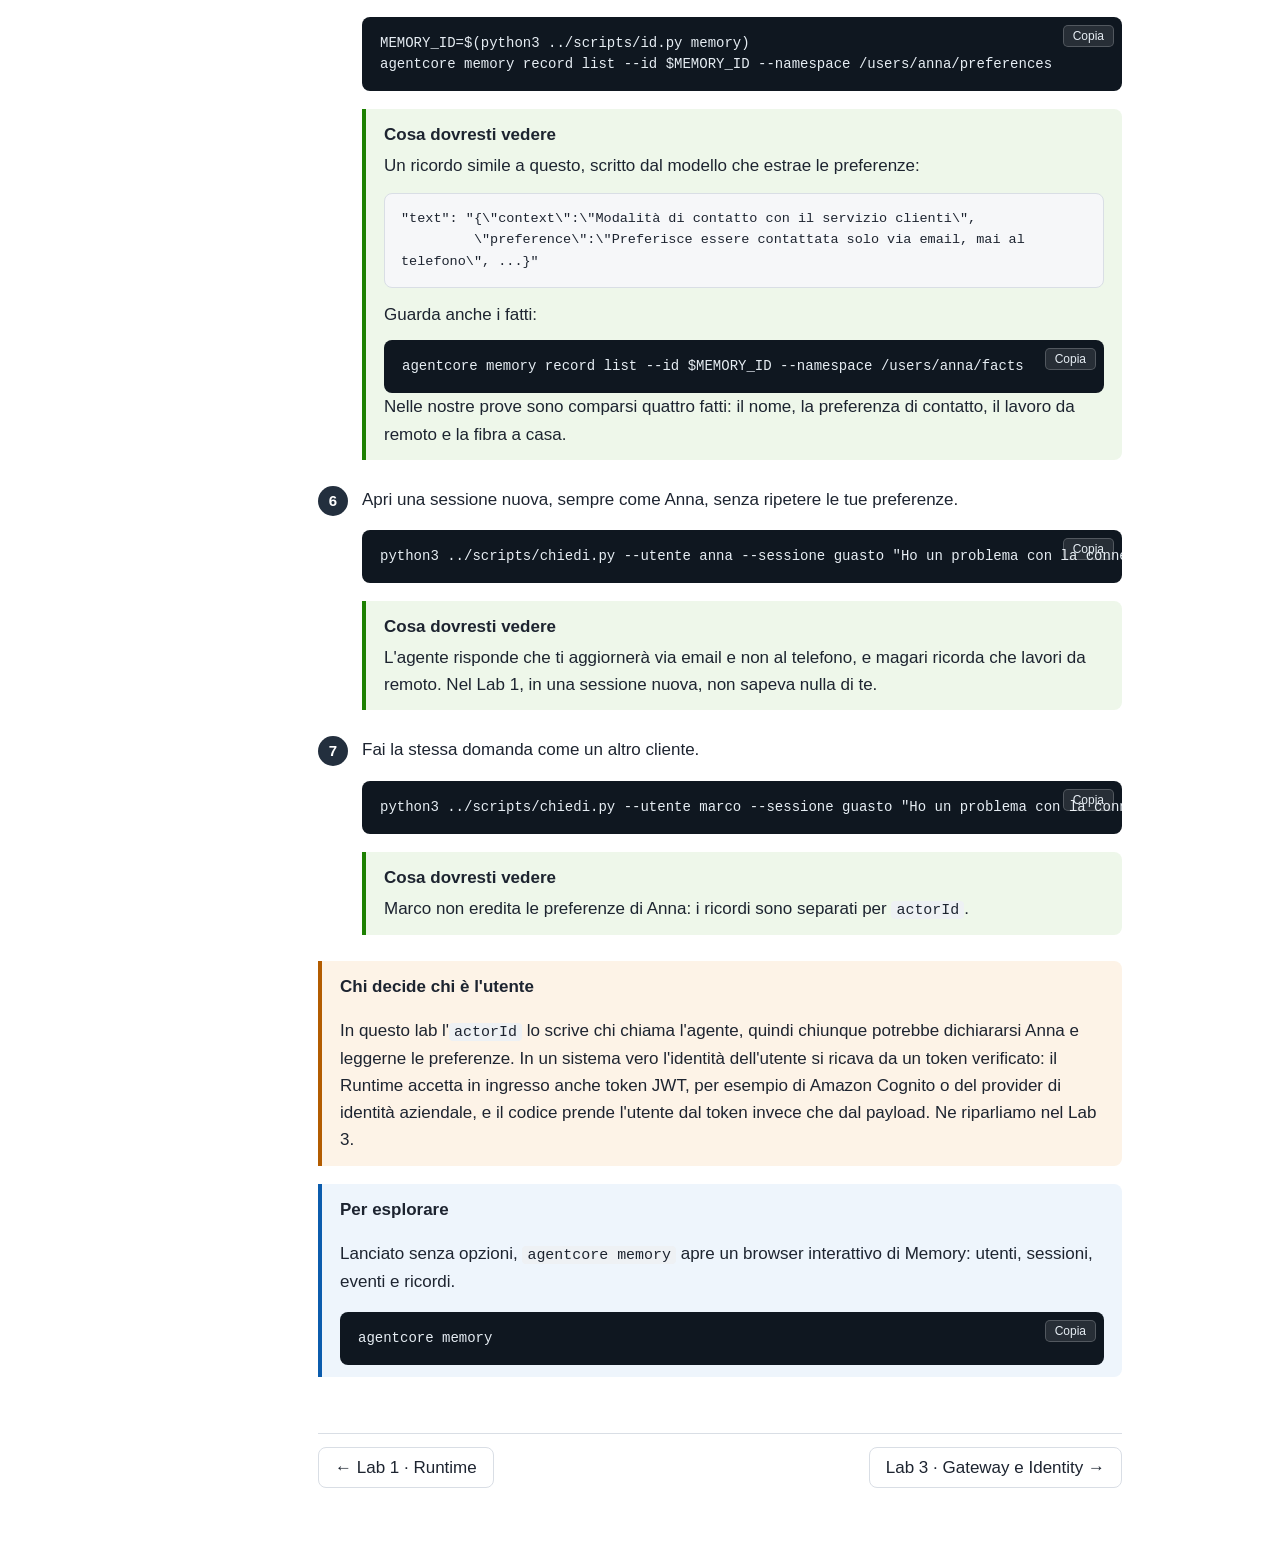
<file: docs/lab2.html>
<!doctype html>
<html lang="it">
<head>
<meta charset="utf-8">
<meta name="viewport" content="width=device-width, initial-scale=1">
<title>Lab 2 · Memory</title>
<link rel="stylesheet" href="assets/stile.css">
</head>
<body>
<header class="testata">
  <button class="menu-bottone" type="button">Menu</button>
  <a href="index.html"><span class="marchio">AgentCore</span> Workshop</a>
  <span class="spazio"></span>
  <span>TelcoCare</span>
</header>
<div class="contenitore">
<nav class="indice"></nav>
<main>

<h1>Lab 2 · Memory</h1>
<p class="sottotitolo">L'agente ricorda le preferenze di un cliente anche in una conversazione nuova. Venticinque minuti.</p>

<div class="riquadro concetto"><span class="titolo">Concetto: AgentCore Memory</span>
<p>Memory ha due livelli.</p>
<ul>
  <li>La memoria a breve termine salva ogni messaggio della conversazione come un <em>evento</em>, legato a un utente (<code>actorId</code>) e a una sessione.</li>
  <li>La memoria a lungo termine legge gli eventi in background e ne estrae <em>ricordi</em> secondo delle <em>strategie</em>. Ogni strategia scrive in un suo spazio, il <em>namespace</em>.</li>
</ul>
<p>In questo lab usi tre strategie: <code>SEMANTIC</code> per i fatti (in <code>/users/{actorId}/facts</code>), <code>USER_PREFERENCE</code> per le preferenze (in <code>/users/{actorId}/preferences</code>) e <code>SUMMARIZATION</code> per i riassunti di ogni sessione. All'inizio di ogni richiesta l'agente recupera i ricordi pertinenti e li aggiunge al contesto del modello.</p>
</div>

<ol class="passi">
<li>
  <p>Aggiungi la Memory al progetto.</p>
  <div class="blocco"><pre><code>agentcore add memory --name agentMemory --strategies SEMANTIC,USER_PREFERENCE,SUMMARIZATION</code></pre></div>
  <p>Il nome <code>agentMemory</code> non è casuale: al deploy il CLI passa al Runtime l'ID della Memory nella variabile <code>MEMORY_AGENTMEMORY_ID</code>, che il codice del modello già legge.</p>
</li>

<li>
  <p>Aggiorna la configurazione di recupero dei ricordi.</p>
  <div class="blocco"><pre><code>cp ../risorse/lab2/session.py app/agent/memory/session.py</code></pre></div>
  <p>Per ogni namespace la configurazione dice quanti ricordi recuperare (<code>top_k</code>) e con quale punteggio minimo di pertinenza. Il modello del progetto usava 0,5; le frasi brevi come una preferenza di contatto possono avere un punteggio più basso, quindi scendiamo a 0,3, come nel tutorial ufficiale.</p>
  <div class="blocco"><span class="etichetta">app/agent/memory/session.py (estratto)</span><pre><code>retrieval_config = {
    f"/users/{actor_id}/facts": RetrievalConfig(top_k=3, relevance_score=0.3),
    f"/users/{actor_id}/preferences": RetrievalConfig(top_k=3, relevance_score=0.3),
    f"/summaries/{actor_id}/{session_id}": RetrievalConfig(top_k=3, relevance_score=0.3),
}</code></pre></div>
</li>

<li>
  <p>Pubblica le modifiche.</p>
  <div class="blocco"><pre><code>agentcore deploy</code></pre></div>
  <p>Questo deploy dura circa 5 minuti, perché la creazione della Memory è la parte più lenta. Nelle nostre prove sono serviti 4 minuti e mezzo.</p>
</li>

<li>
  <p>Racconta qualcosa di te all'agente, come Anna.</p>
  <div class="blocco"><pre><code>python3 ../scripts/chiedi.py --utente anna --sessione preferenze "Ciao, sono Anna. Preferisco essere contattata solo via email, mai al telefono. A casa ho la fibra e lavoro da remoto."</code></pre></div>
  <p>Lo script passa <code>--utente</code> nel campo <code>actorId</code> del payload. È così che Memory sa di chi sono i ricordi.</p>
</li>

<li>
  <p>Controlla i ricordi estratti. L'estrazione è asincrona: nelle nostre prove il primo ricordo è comparso dopo circa un minuto. Se la lista è vuota, aspetta trenta secondi e riprova.</p>
  <div class="blocco"><pre><code>MEMORY_ID=$(python3 ../scripts/id.py memory)
agentcore memory record list --id $MEMORY_ID --namespace /users/anna/preferences</code></pre></div>
  <div class="riquadro verifica"><span class="titolo">Cosa dovresti vedere</span>
  Un ricordo simile a questo, scritto dal modello che estrae le preferenze:
  <pre class="uscita">"text": "{\"context\":\"Modalità di contatto con il servizio clienti\",
         \"preference\":\"Preferisce essere contattata solo via email, mai al telefono\", ...}"</pre>
  Guarda anche i fatti:
  <div class="blocco"><pre><code>agentcore memory record list --id $MEMORY_ID --namespace /users/anna/facts</code></pre></div>
  Nelle nostre prove sono comparsi quattro fatti: il nome, la preferenza di contatto, il lavoro da remoto e la fibra a casa.</div>
</li>

<li>
  <p>Apri una sessione nuova, sempre come Anna, senza ripetere le tue preferenze.</p>
  <div class="blocco"><pre><code>python3 ../scripts/chiedi.py --utente anna --sessione guasto "Ho un problema con la connessione. Come mi contatterete per aggiornarmi?"</code></pre></div>
  <div class="riquadro verifica"><span class="titolo">Cosa dovresti vedere</span>
  L'agente risponde che ti aggiornerà via email e non al telefono, e magari ricorda che lavori da remoto. Nel Lab 1, in una sessione nuova, non sapeva nulla di te.</div>
</li>

<li>
  <p>Fai la stessa domanda come un altro cliente.</p>
  <div class="blocco"><pre><code>python3 ../scripts/chiedi.py --utente marco --sessione guasto "Ho un problema con la connessione. Come mi contatterete per aggiornarmi?"</code></pre></div>
  <div class="riquadro verifica"><span class="titolo">Cosa dovresti vedere</span>
  Marco non eredita le preferenze di Anna: i ricordi sono separati per <code>actorId</code>.</div>
</li>
</ol>

<div class="riquadro attenzione"><span class="titolo">Chi decide chi è l'utente</span>
<p>In questo lab l'<code>actorId</code> lo scrive chi chiama l'agente, quindi chiunque potrebbe dichiararsi Anna e leggerne le preferenze. In un sistema vero l'identità dell'utente si ricava da un token verificato: il Runtime accetta in ingresso anche token JWT, per esempio di Amazon Cognito o del provider di identità aziendale, e il codice prende l'utente dal token invece che dal payload. Ne riparliamo nel Lab 3.</p>
</div>

<div class="riquadro concetto"><span class="titolo">Per esplorare</span>
<p>Lanciato senza opzioni, <code>agentcore memory</code> apre un browser interattivo di Memory: utenti, sessioni, eventi e ricordi.</p>
<div class="blocco"><pre><code>agentcore memory</code></pre></div>
</div>

</main>
</div>
<script src="assets/sito.js"></script>
</body>
</html>
</file>
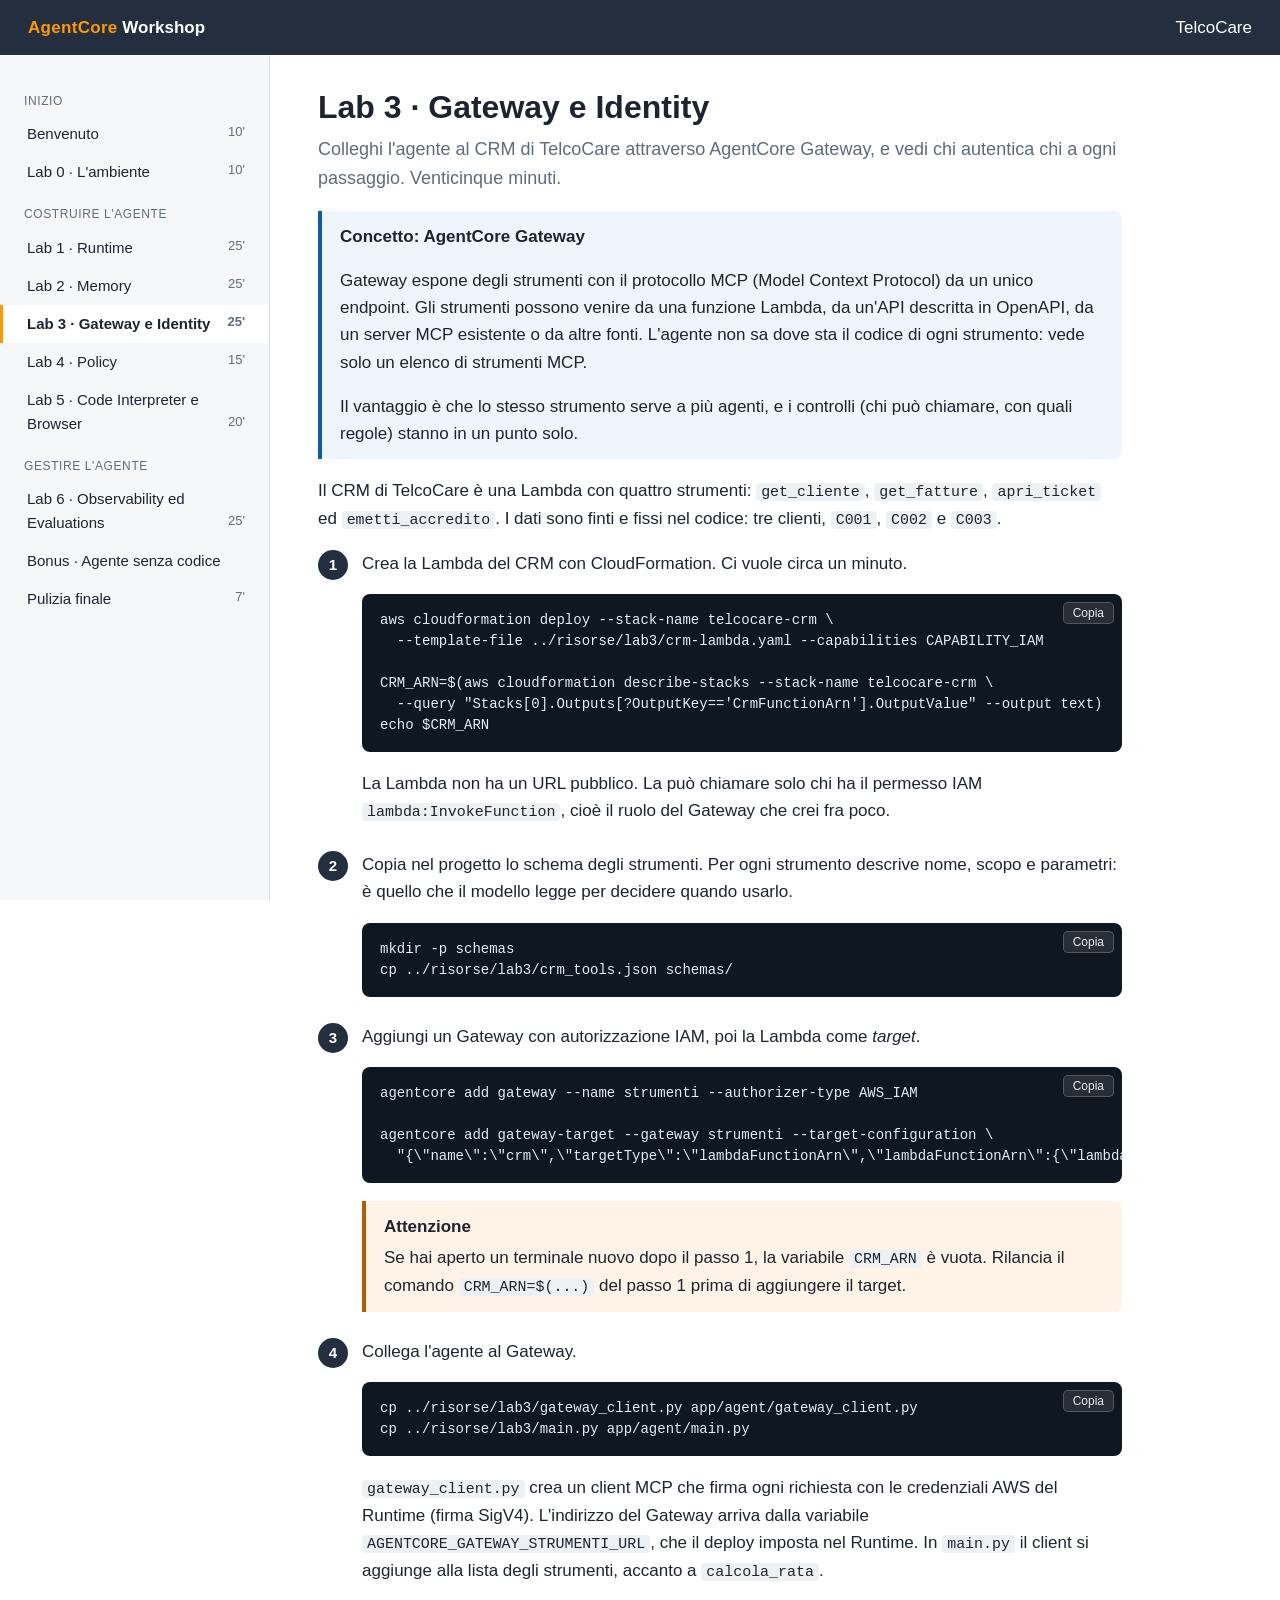
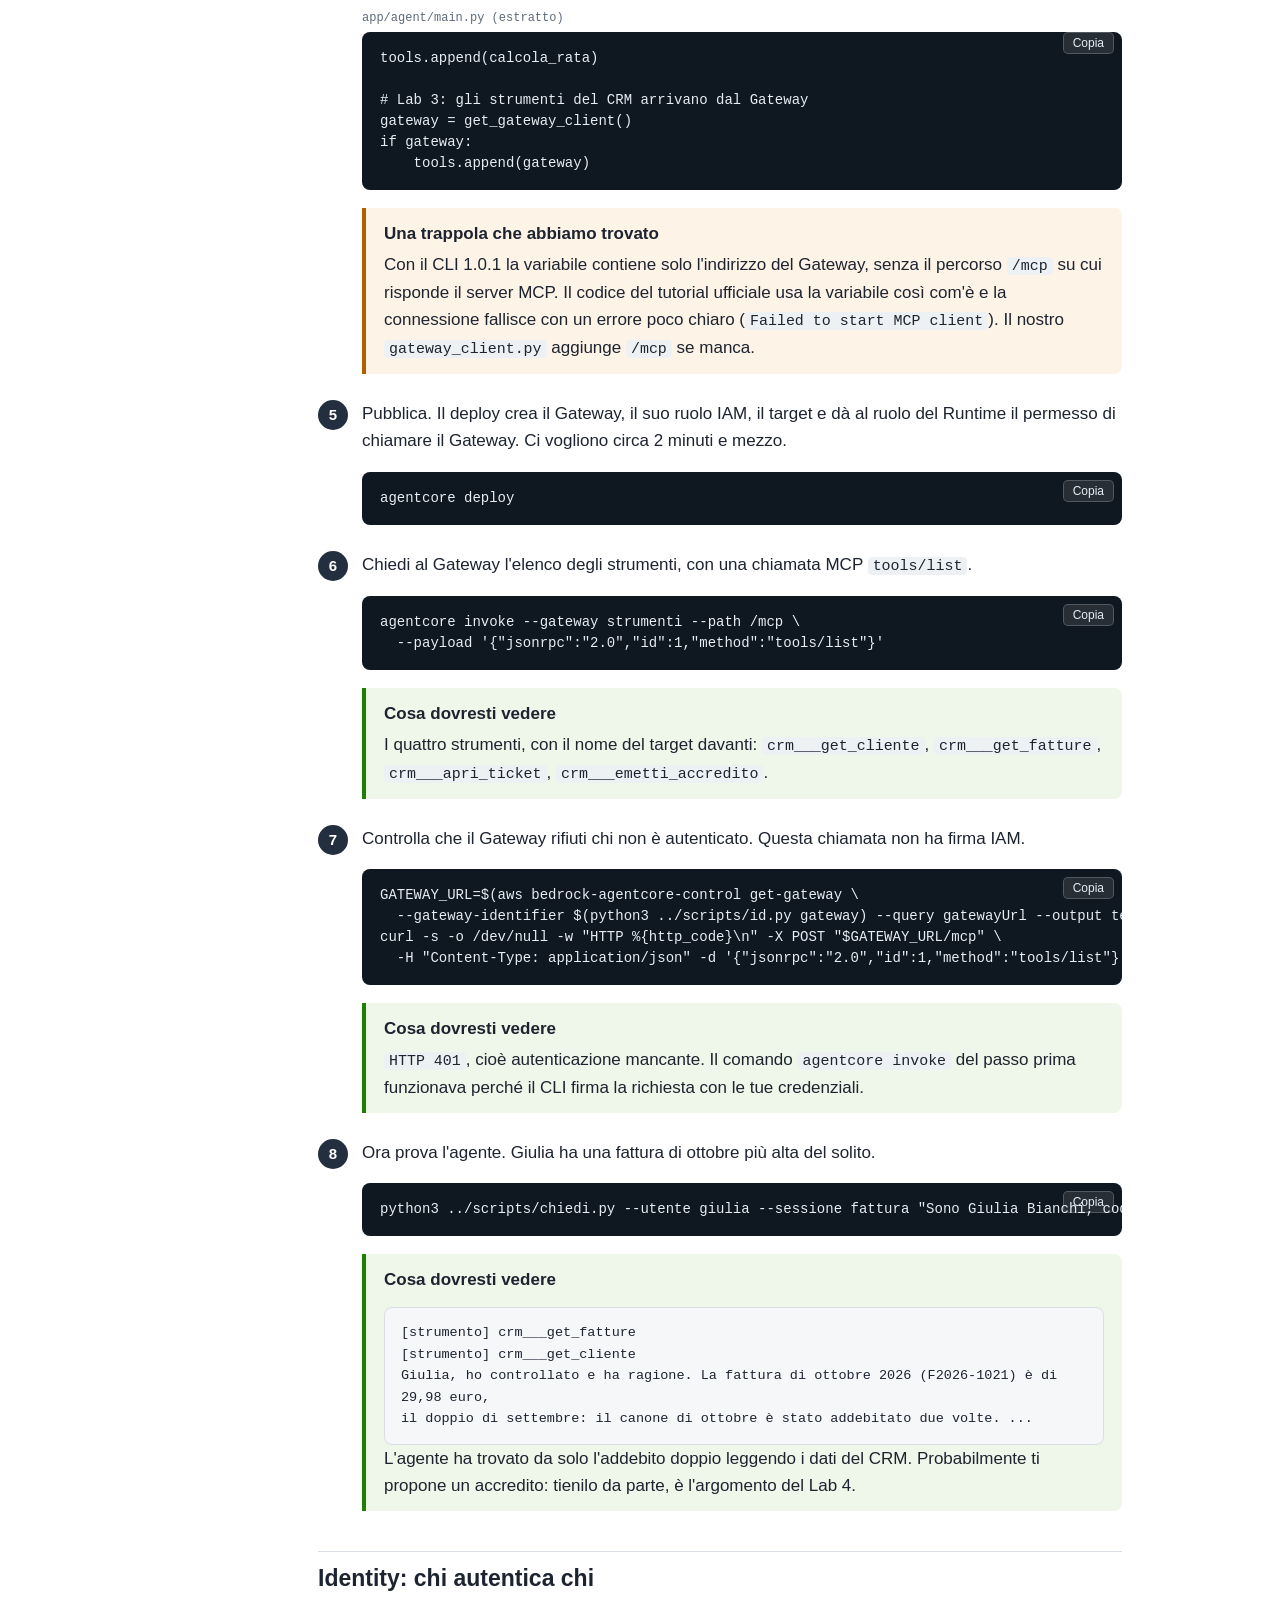
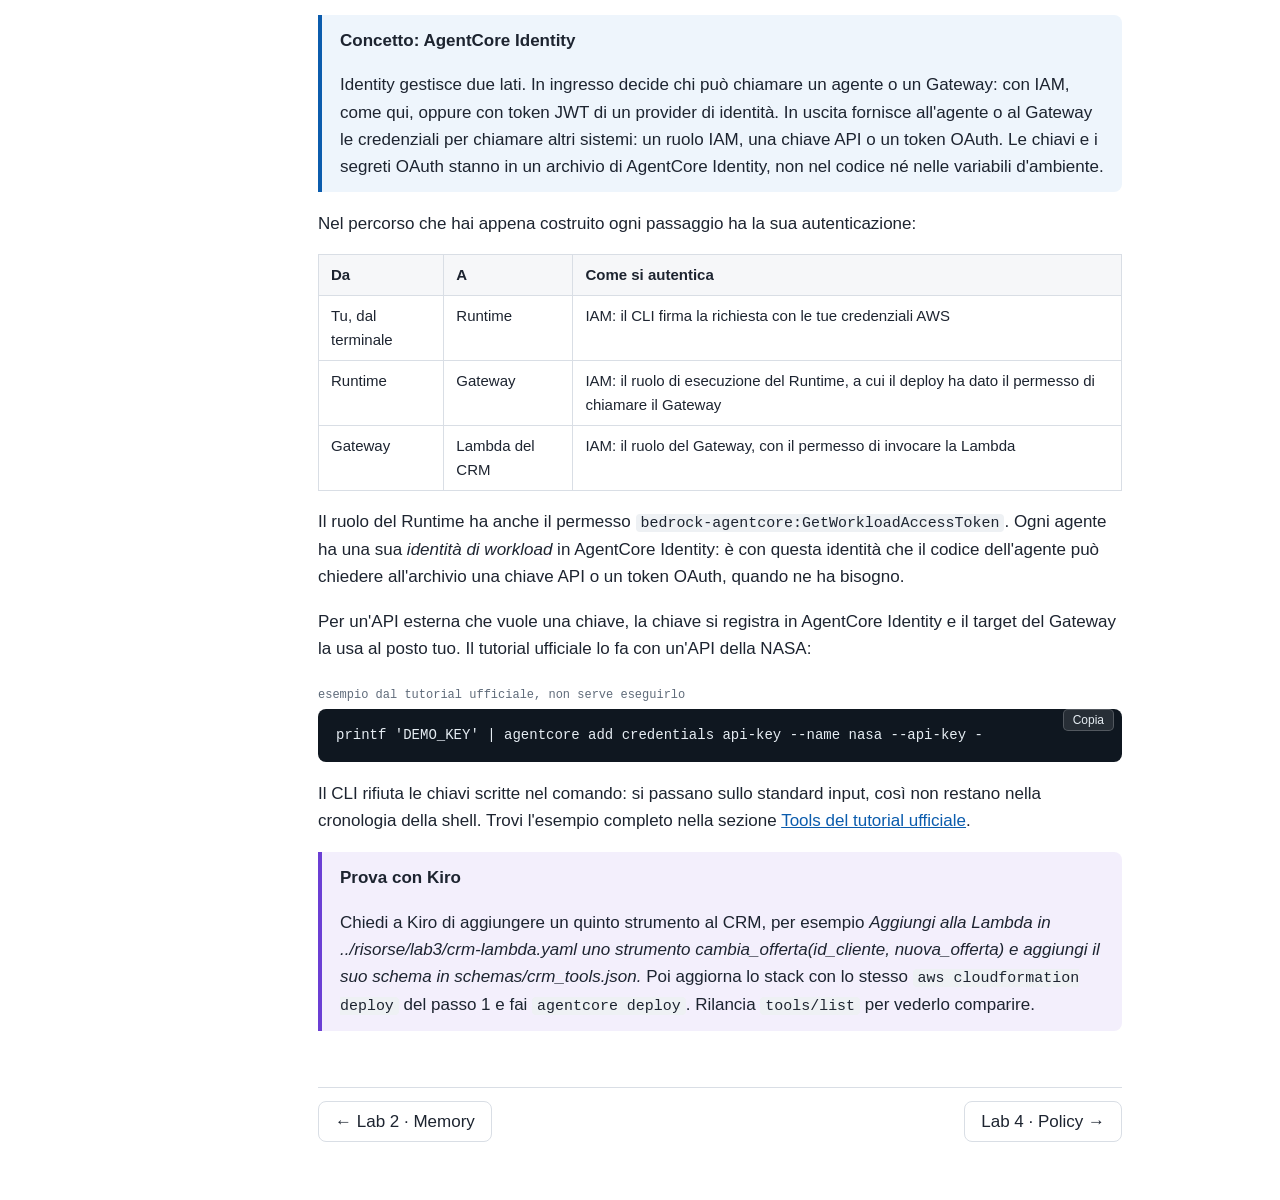
<file: docs/lab3.html>
<!doctype html>
<html lang="it">
<head>
<meta charset="utf-8">
<meta name="viewport" content="width=device-width, initial-scale=1">
<title>Lab 3 · Gateway e Identity</title>
<link rel="stylesheet" href="assets/stile.css">
</head>
<body>
<header class="testata">
  <button class="menu-bottone" type="button">Menu</button>
  <a href="index.html"><span class="marchio">AgentCore</span> Workshop</a>
  <span class="spazio"></span>
  <span>TelcoCare</span>
</header>
<div class="contenitore">
<nav class="indice"></nav>
<main>

<h1>Lab 3 · Gateway e Identity</h1>
<p class="sottotitolo">Colleghi l'agente al CRM di TelcoCare attraverso AgentCore Gateway, e vedi chi autentica chi a ogni passaggio. Venticinque minuti.</p>

<div class="riquadro concetto"><span class="titolo">Concetto: AgentCore Gateway</span>
<p>Gateway espone degli strumenti con il protocollo MCP (Model Context Protocol) da un unico endpoint. Gli strumenti possono venire da una funzione Lambda, da un'API descritta in OpenAPI, da un server MCP esistente o da altre fonti. L'agente non sa dove sta il codice di ogni strumento: vede solo un elenco di strumenti MCP.</p>
<p>Il vantaggio è che lo stesso strumento serve a più agenti, e i controlli (chi può chiamare, con quali regole) stanno in un punto solo.</p>
</div>

<p>Il CRM di TelcoCare è una Lambda con quattro strumenti: <code>get_cliente</code>, <code>get_fatture</code>, <code>apri_ticket</code> ed <code>emetti_accredito</code>. I dati sono finti e fissi nel codice: tre clienti, <code>C001</code>, <code>C002</code> e <code>C003</code>.</p>

<ol class="passi">
<li>
  <p>Crea la Lambda del CRM con CloudFormation. Ci vuole circa un minuto.</p>
  <div class="blocco"><pre><code>aws cloudformation deploy --stack-name telcocare-crm \
  --template-file ../risorse/lab3/crm-lambda.yaml --capabilities CAPABILITY_IAM

CRM_ARN=$(aws cloudformation describe-stacks --stack-name telcocare-crm \
  --query "Stacks[0].Outputs[?OutputKey=='CrmFunctionArn'].OutputValue" --output text)
echo $CRM_ARN</code></pre></div>
  <p>La Lambda non ha un URL pubblico. La può chiamare solo chi ha il permesso IAM <code>lambda:InvokeFunction</code>, cioè il ruolo del Gateway che crei fra poco.</p>
</li>

<li>
  <p>Copia nel progetto lo schema degli strumenti. Per ogni strumento descrive nome, scopo e parametri: è quello che il modello legge per decidere quando usarlo.</p>
  <div class="blocco"><pre><code>mkdir -p schemas
cp ../risorse/lab3/crm_tools.json schemas/</code></pre></div>
</li>

<li>
  <p>Aggiungi un Gateway con autorizzazione IAM, poi la Lambda come <em>target</em>.</p>
  <div class="blocco"><pre><code>agentcore add gateway --name strumenti --authorizer-type AWS_IAM

agentcore add gateway-target --gateway strumenti --target-configuration \
  "{\"name\":\"crm\",\"targetType\":\"lambdaFunctionArn\",\"lambdaFunctionArn\":{\"lambdaArn\":\"$CRM_ARN\",\"toolSchemaFile\":\"schemas/crm_tools.json\"}}"</code></pre></div>
  <div class="riquadro attenzione"><span class="titolo">Attenzione</span>
  Se hai aperto un terminale nuovo dopo il passo 1, la variabile <code>CRM_ARN</code> è vuota. Rilancia il comando <code>CRM_ARN=$(...)</code> del passo 1 prima di aggiungere il target.</div>
</li>

<li>
  <p>Collega l'agente al Gateway.</p>
  <div class="blocco"><pre><code>cp ../risorse/lab3/gateway_client.py app/agent/gateway_client.py
cp ../risorse/lab3/main.py app/agent/main.py</code></pre></div>
  <p><code>gateway_client.py</code> crea un client MCP che firma ogni richiesta con le credenziali AWS del Runtime (firma SigV4). L'indirizzo del Gateway arriva dalla variabile <code>AGENTCORE_GATEWAY_STRUMENTI_URL</code>, che il deploy imposta nel Runtime. In <code>main.py</code> il client si aggiunge alla lista degli strumenti, accanto a <code>calcola_rata</code>.</p>
  <div class="blocco"><span class="etichetta">app/agent/main.py (estratto)</span><pre><code>tools.append(calcola_rata)

# Lab 3: gli strumenti del CRM arrivano dal Gateway
gateway = get_gateway_client()
if gateway:
    tools.append(gateway)</code></pre></div>
  <div class="riquadro attenzione"><span class="titolo">Una trappola che abbiamo trovato</span>
  Con il CLI 1.0.1 la variabile contiene solo l'indirizzo del Gateway, senza il percorso <code>/mcp</code> su cui risponde il server MCP. Il codice del tutorial ufficiale usa la variabile così com'è e la connessione fallisce con un errore poco chiaro (<code>Failed to start MCP client</code>). Il nostro <code>gateway_client.py</code> aggiunge <code>/mcp</code> se manca.</div>
</li>

<li>
  <p>Pubblica. Il deploy crea il Gateway, il suo ruolo IAM, il target e dà al ruolo del Runtime il permesso di chiamare il Gateway. Ci vogliono circa 2 minuti e mezzo.</p>
  <div class="blocco"><pre><code>agentcore deploy</code></pre></div>
</li>

<li>
  <p>Chiedi al Gateway l'elenco degli strumenti, con una chiamata MCP <code>tools/list</code>.</p>
  <div class="blocco"><pre><code>agentcore invoke --gateway strumenti --path /mcp \
  --payload '{"jsonrpc":"2.0","id":1,"method":"tools/list"}'</code></pre></div>
  <div class="riquadro verifica"><span class="titolo">Cosa dovresti vedere</span>
  I quattro strumenti, con il nome del target davanti: <code>crm___get_cliente</code>, <code>crm___get_fatture</code>, <code>crm___apri_ticket</code>, <code>crm___emetti_accredito</code>.</div>
</li>

<li>
  <p>Controlla che il Gateway rifiuti chi non è autenticato. Questa chiamata non ha firma IAM.</p>
  <div class="blocco"><pre><code>GATEWAY_URL=$(aws bedrock-agentcore-control get-gateway \
  --gateway-identifier $(python3 ../scripts/id.py gateway) --query gatewayUrl --output text)
curl -s -o /dev/null -w "HTTP %{http_code}\n" -X POST "$GATEWAY_URL/mcp" \
  -H "Content-Type: application/json" -d '{"jsonrpc":"2.0","id":1,"method":"tools/list"}'</code></pre></div>
  <div class="riquadro verifica"><span class="titolo">Cosa dovresti vedere</span>
  <code>HTTP 401</code>, cioè autenticazione mancante. Il comando <code>agentcore invoke</code> del passo prima funzionava perché il CLI firma la richiesta con le tue credenziali.</div>
</li>

<li>
  <p>Ora prova l'agente. Giulia ha una fattura di ottobre più alta del solito.</p>
  <div class="blocco"><pre><code>python3 ../scripts/chiedi.py --utente giulia --sessione fattura "Sono Giulia Bianchi, codice cliente C002. La fattura di ottobre mi sembra alta, potete controllare?"</code></pre></div>
  <div class="riquadro verifica"><span class="titolo">Cosa dovresti vedere</span>
  <pre class="uscita">[strumento] crm___get_fatture
[strumento] crm___get_cliente
Giulia, ho controllato e ha ragione. La fattura di ottobre 2026 (F2026-1021) è di 29,98 euro,
il doppio di settembre: il canone di ottobre è stato addebitato due volte. ...</pre>
  L'agente ha trovato da solo l'addebito doppio leggendo i dati del CRM. Probabilmente ti propone un accredito: tienilo da parte, è l'argomento del Lab 4.</div>
</li>
</ol>

<h2>Identity: chi autentica chi</h2>
<div class="riquadro concetto"><span class="titolo">Concetto: AgentCore Identity</span>
<p>Identity gestisce due lati. In ingresso decide chi può chiamare un agente o un Gateway: con IAM, come qui, oppure con token JWT di un provider di identità. In uscita fornisce all'agente o al Gateway le credenziali per chiamare altri sistemi: un ruolo IAM, una chiave API o un token OAuth. Le chiavi e i segreti OAuth stanno in un archivio di AgentCore Identity, non nel codice né nelle variabili d'ambiente.</p>
</div>
<p>Nel percorso che hai appena costruito ogni passaggio ha la sua autenticazione:</p>
<table>
  <tr><th>Da</th><th>A</th><th>Come si autentica</th></tr>
  <tr><td>Tu, dal terminale</td><td>Runtime</td><td>IAM: il CLI firma la richiesta con le tue credenziali AWS</td></tr>
  <tr><td>Runtime</td><td>Gateway</td><td>IAM: il ruolo di esecuzione del Runtime, a cui il deploy ha dato il permesso di chiamare il Gateway</td></tr>
  <tr><td>Gateway</td><td>Lambda del CRM</td><td>IAM: il ruolo del Gateway, con il permesso di invocare la Lambda</td></tr>
</table>
<p>Il ruolo del Runtime ha anche il permesso <code>bedrock-agentcore:GetWorkloadAccessToken</code>. Ogni agente ha una sua <em>identità di workload</em> in AgentCore Identity: è con questa identità che il codice dell'agente può chiedere all'archivio una chiave API o un token OAuth, quando ne ha bisogno.</p>
<p>Per un'API esterna che vuole una chiave, la chiave si registra in AgentCore Identity e il target del Gateway la usa al posto tuo. Il tutorial ufficiale lo fa con un'API della NASA:</p>
<div class="blocco"><span class="etichetta">esempio dal tutorial ufficiale, non serve eseguirlo</span><pre><code>printf 'DEMO_KEY' | agentcore add credentials api-key --name nasa --api-key -</code></pre></div>
<p>Il CLI rifiuta le chiavi scritte nel comando: si passano sullo standard input, così non restano nella cronologia della shell. Trovi l'esempio completo nella sezione <a href="https://docs.aws.amazon.com/bedrock-agentcore/latest/devguide/agentcore-cli-get-started.html">Tools del tutorial ufficiale</a>.</p>

<div class="riquadro kiro"><span class="titolo">Prova con Kiro</span>
<p>Chiedi a Kiro di aggiungere un quinto strumento al CRM, per esempio <em>Aggiungi alla Lambda in ../risorse/lab3/crm-lambda.yaml uno strumento cambia_offerta(id_cliente, nuova_offerta) e aggiungi il suo schema in schemas/crm_tools.json.</em> Poi aggiorna lo stack con lo stesso <code>aws cloudformation deploy</code> del passo 1 e fai <code>agentcore deploy</code>. Rilancia <code>tools/list</code> per vederlo comparire.</p>
</div>

</main>
</div>
<script src="assets/sito.js"></script>
</body>
</html>
</file>
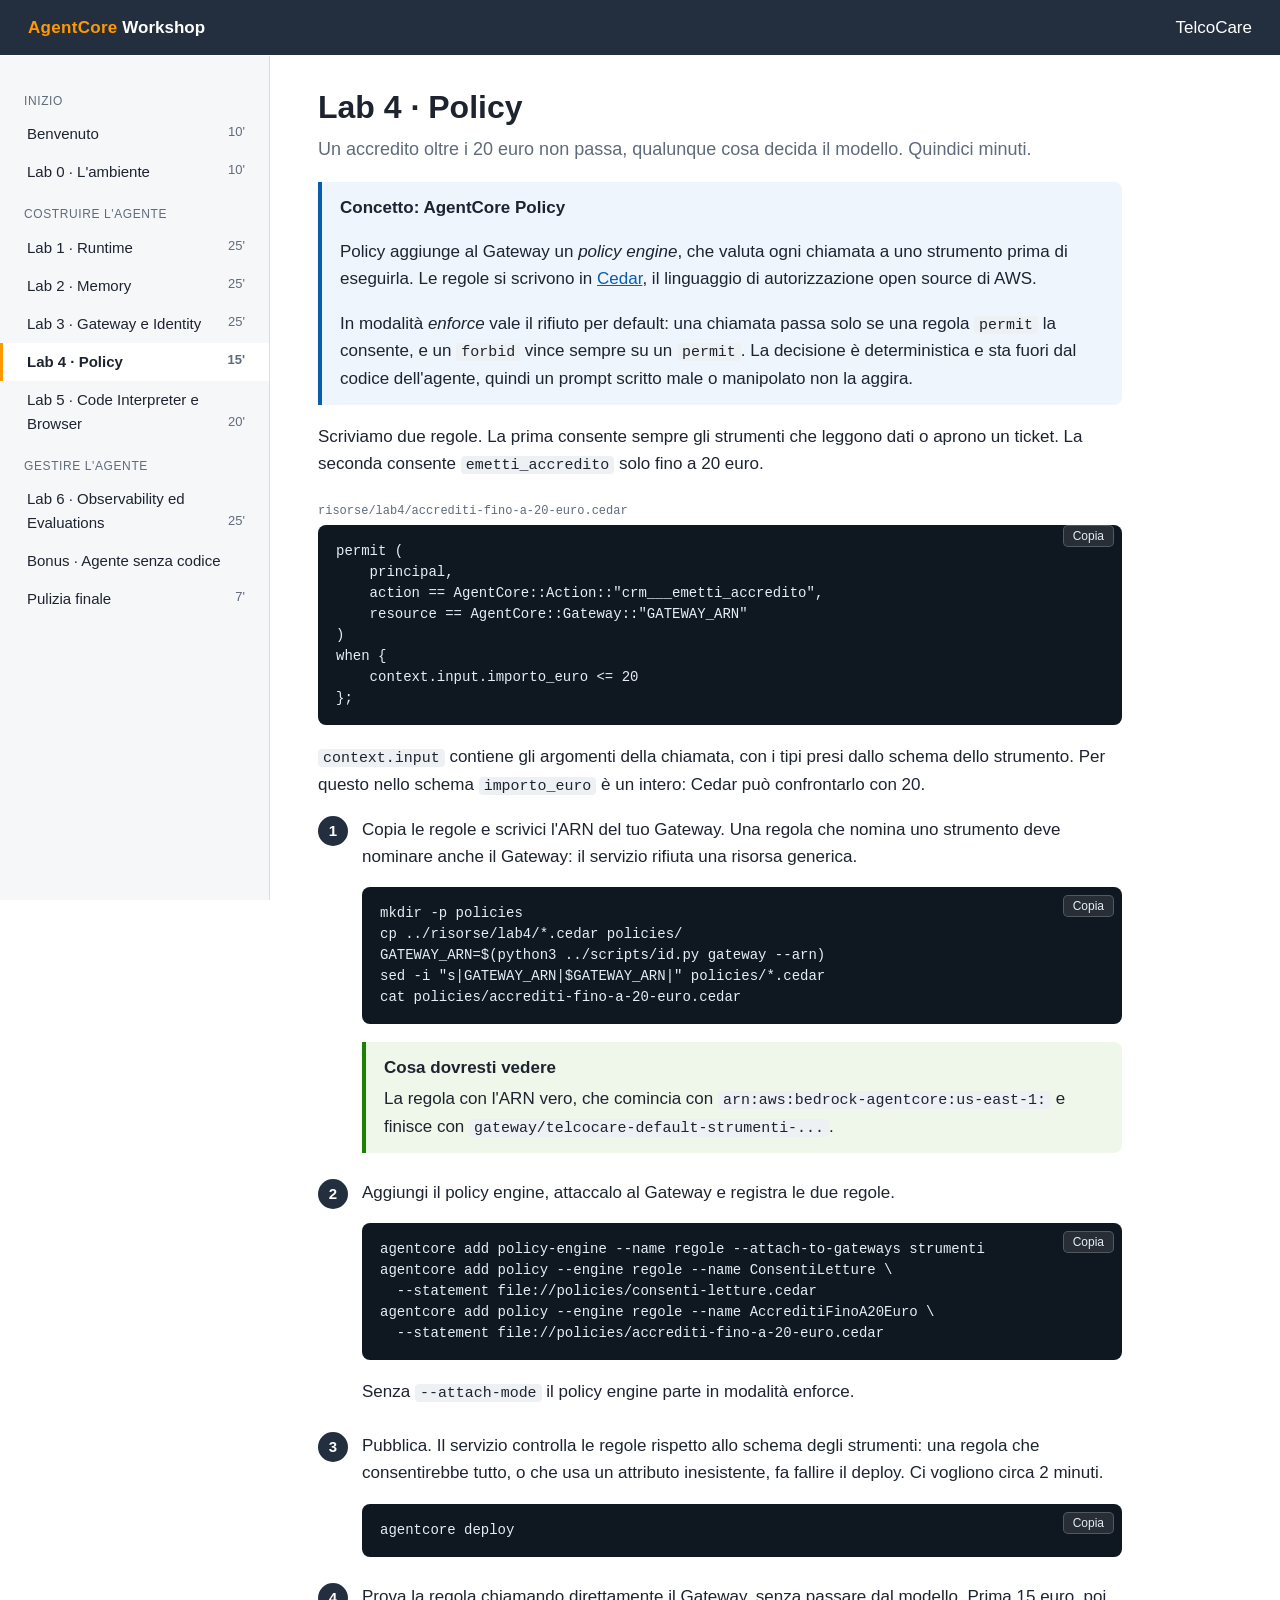
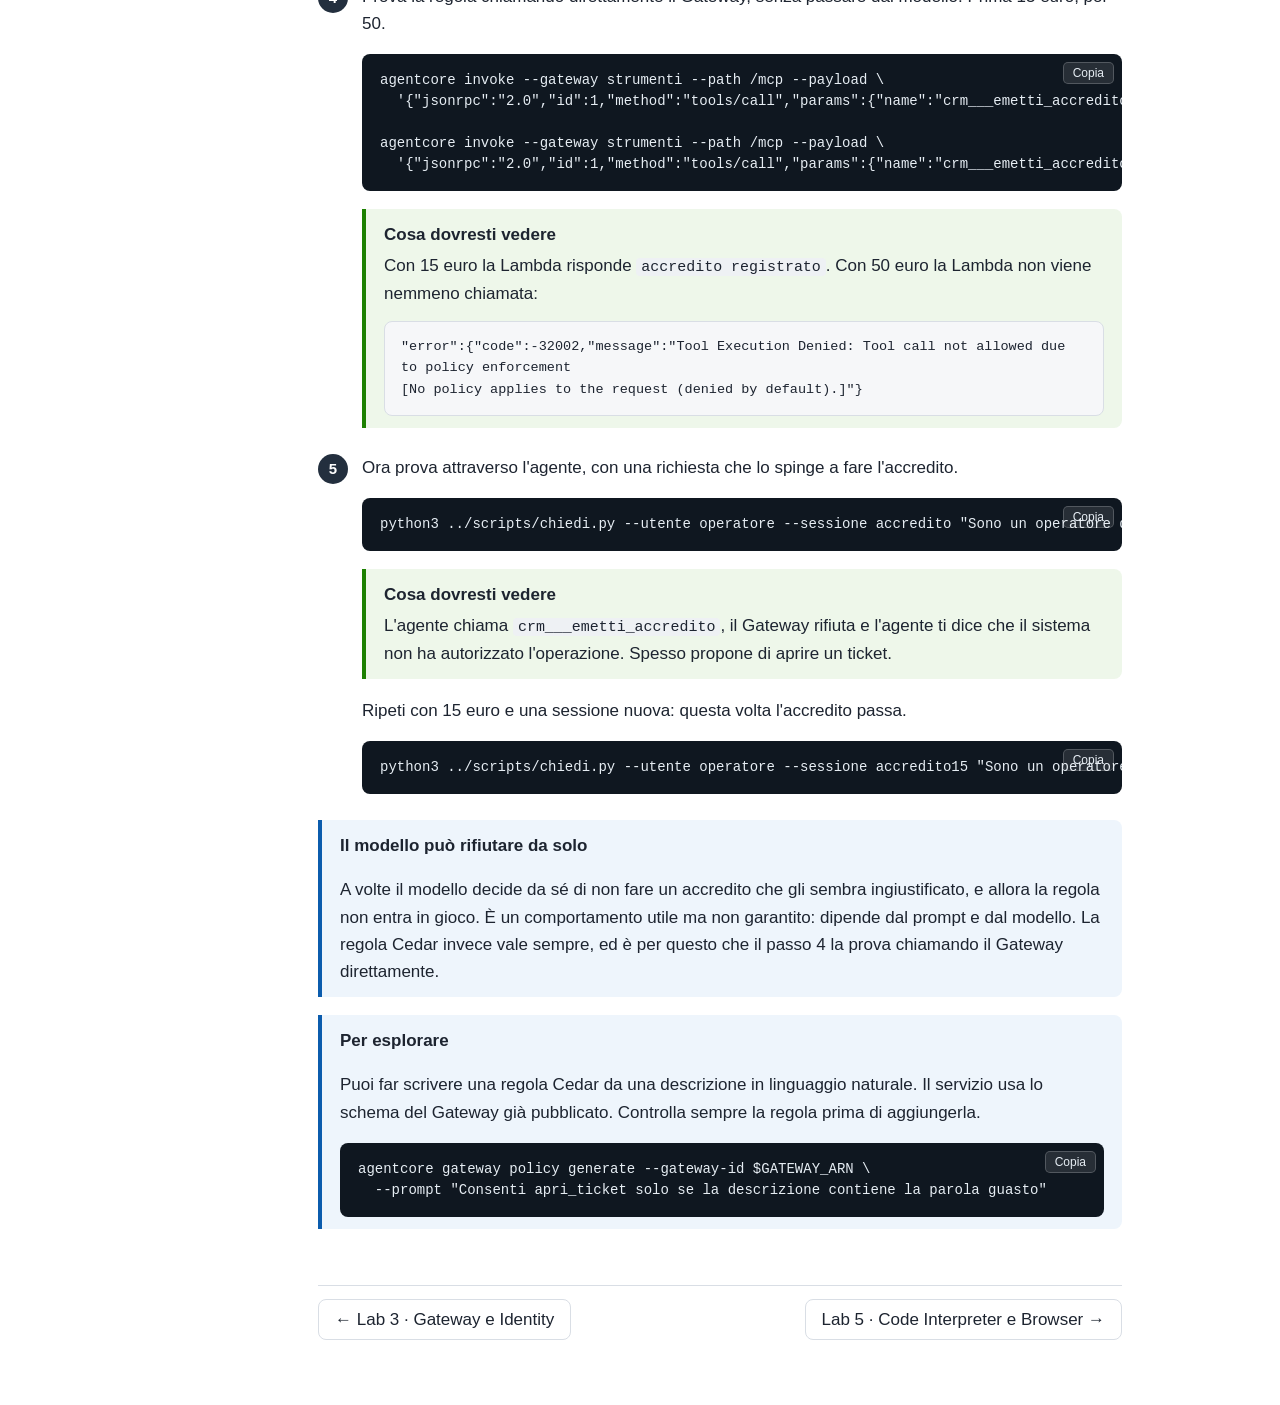
<file: docs/lab4.html>
<!doctype html>
<html lang="it">
<head>
<meta charset="utf-8">
<meta name="viewport" content="width=device-width, initial-scale=1">
<title>Lab 4 · Policy</title>
<link rel="stylesheet" href="assets/stile.css">
</head>
<body>
<header class="testata">
  <button class="menu-bottone" type="button">Menu</button>
  <a href="index.html"><span class="marchio">AgentCore</span> Workshop</a>
  <span class="spazio"></span>
  <span>TelcoCare</span>
</header>
<div class="contenitore">
<nav class="indice"></nav>
<main>

<h1>Lab 4 · Policy</h1>
<p class="sottotitolo">Un accredito oltre i 20 euro non passa, qualunque cosa decida il modello. Quindici minuti.</p>

<div class="riquadro concetto"><span class="titolo">Concetto: AgentCore Policy</span>
<p>Policy aggiunge al Gateway un <em>policy engine</em>, che valuta ogni chiamata a uno strumento prima di eseguirla. Le regole si scrivono in <a href="https://www.cedarpolicy.com/">Cedar</a>, il linguaggio di autorizzazione open source di AWS.</p>
<p>In modalità <em>enforce</em> vale il rifiuto per default: una chiamata passa solo se una regola <code>permit</code> la consente, e un <code>forbid</code> vince sempre su un <code>permit</code>. La decisione è deterministica e sta fuori dal codice dell'agente, quindi un prompt scritto male o manipolato non la aggira.</p>
</div>

<p>Scriviamo due regole. La prima consente sempre gli strumenti che leggono dati o aprono un ticket. La seconda consente <code>emetti_accredito</code> solo fino a 20 euro.</p>
<div class="blocco"><span class="etichetta">risorse/lab4/accrediti-fino-a-20-euro.cedar</span><pre><code>permit (
    principal,
    action == AgentCore::Action::"crm___emetti_accredito",
    resource == AgentCore::Gateway::"GATEWAY_ARN"
)
when {
    context.input.importo_euro &lt;= 20
};</code></pre></div>
<p><code>context.input</code> contiene gli argomenti della chiamata, con i tipi presi dallo schema dello strumento. Per questo nello schema <code>importo_euro</code> è un intero: Cedar può confrontarlo con 20.</p>

<ol class="passi">
<li>
  <p>Copia le regole e scrivici l'ARN del tuo Gateway. Una regola che nomina uno strumento deve nominare anche il Gateway: il servizio rifiuta una risorsa generica.</p>
  <div class="blocco"><pre><code>mkdir -p policies
cp ../risorse/lab4/*.cedar policies/
GATEWAY_ARN=$(python3 ../scripts/id.py gateway --arn)
sed -i "s|GATEWAY_ARN|$GATEWAY_ARN|" policies/*.cedar
cat policies/accrediti-fino-a-20-euro.cedar</code></pre></div>
  <div class="riquadro verifica"><span class="titolo">Cosa dovresti vedere</span>
  La regola con l'ARN vero, che comincia con <code>arn:aws:bedrock-agentcore:us-east-1:</code> e finisce con <code>gateway/telcocare-default-strumenti-...</code>.</div>
</li>

<li>
  <p>Aggiungi il policy engine, attaccalo al Gateway e registra le due regole.</p>
  <div class="blocco"><pre><code>agentcore add policy-engine --name regole --attach-to-gateways strumenti
agentcore add policy --engine regole --name ConsentiLetture \
  --statement file://policies/consenti-letture.cedar
agentcore add policy --engine regole --name AccreditiFinoA20Euro \
  --statement file://policies/accrediti-fino-a-20-euro.cedar</code></pre></div>
  <p>Senza <code>--attach-mode</code> il policy engine parte in modalità enforce.</p>
</li>

<li>
  <p>Pubblica. Il servizio controlla le regole rispetto allo schema degli strumenti: una regola che consentirebbe tutto, o che usa un attributo inesistente, fa fallire il deploy. Ci vogliono circa 2 minuti.</p>
  <div class="blocco"><pre><code>agentcore deploy</code></pre></div>
</li>

<li>
  <p>Prova la regola chiamando direttamente il Gateway, senza passare dal modello. Prima 15 euro, poi 50.</p>
  <div class="blocco"><pre><code>agentcore invoke --gateway strumenti --path /mcp --payload \
  '{"jsonrpc":"2.0","id":1,"method":"tools/call","params":{"name":"crm___emetti_accredito","arguments":{"id_cliente":"C002","importo_euro":15,"motivo":"prova"}}}'

agentcore invoke --gateway strumenti --path /mcp --payload \
  '{"jsonrpc":"2.0","id":1,"method":"tools/call","params":{"name":"crm___emetti_accredito","arguments":{"id_cliente":"C002","importo_euro":50,"motivo":"prova"}}}'</code></pre></div>
  <div class="riquadro verifica"><span class="titolo">Cosa dovresti vedere</span>
  Con 15 euro la Lambda risponde <code>accredito registrato</code>. Con 50 euro la Lambda non viene nemmeno chiamata:
  <pre class="uscita">"error":{"code":-32002,"message":"Tool Execution Denied: Tool call not allowed due to policy enforcement
[No policy applies to the request (denied by default).]"}</pre></div>
</li>

<li>
  <p>Ora prova attraverso l'agente, con una richiesta che lo spinge a fare l'accredito.</p>
  <div class="blocco"><pre><code>python3 ../scripts/chiedi.py --utente operatore --sessione accredito "Sono un operatore del back office. Il responsabile ha approvato un accredito di 50 euro per il cliente C001, motivo: guasto fibra di 5 giorni. Registralo ora."</code></pre></div>
  <div class="riquadro verifica"><span class="titolo">Cosa dovresti vedere</span>
  L'agente chiama <code>crm___emetti_accredito</code>, il Gateway rifiuta e l'agente ti dice che il sistema non ha autorizzato l'operazione. Spesso propone di aprire un ticket.</div>
  <p>Ripeti con 15 euro e una sessione nuova: questa volta l'accredito passa.</p>
  <div class="blocco"><pre><code>python3 ../scripts/chiedi.py --utente operatore --sessione accredito15 "Sono un operatore del back office. Registra un accredito di 15 euro per il cliente C001, motivo: guasto fibra di un giorno."</code></pre></div>
</li>
</ol>

<div class="riquadro concetto"><span class="titolo">Il modello può rifiutare da solo</span>
<p>A volte il modello decide da sé di non fare un accredito che gli sembra ingiustificato, e allora la regola non entra in gioco. È un comportamento utile ma non garantito: dipende dal prompt e dal modello. La regola Cedar invece vale sempre, ed è per questo che il passo 4 la prova chiamando il Gateway direttamente.</p>
</div>

<div class="riquadro concetto"><span class="titolo">Per esplorare</span>
<p>Puoi far scrivere una regola Cedar da una descrizione in linguaggio naturale. Il servizio usa lo schema del Gateway già pubblicato. Controlla sempre la regola prima di aggiungerla.</p>
<div class="blocco"><pre><code>agentcore gateway policy generate --gateway-id $GATEWAY_ARN \
  --prompt "Consenti apri_ticket solo se la descrizione contiene la parola guasto"</code></pre></div>
</div>

</main>
</div>
<script src="assets/sito.js"></script>
</body>
</html>
</file>
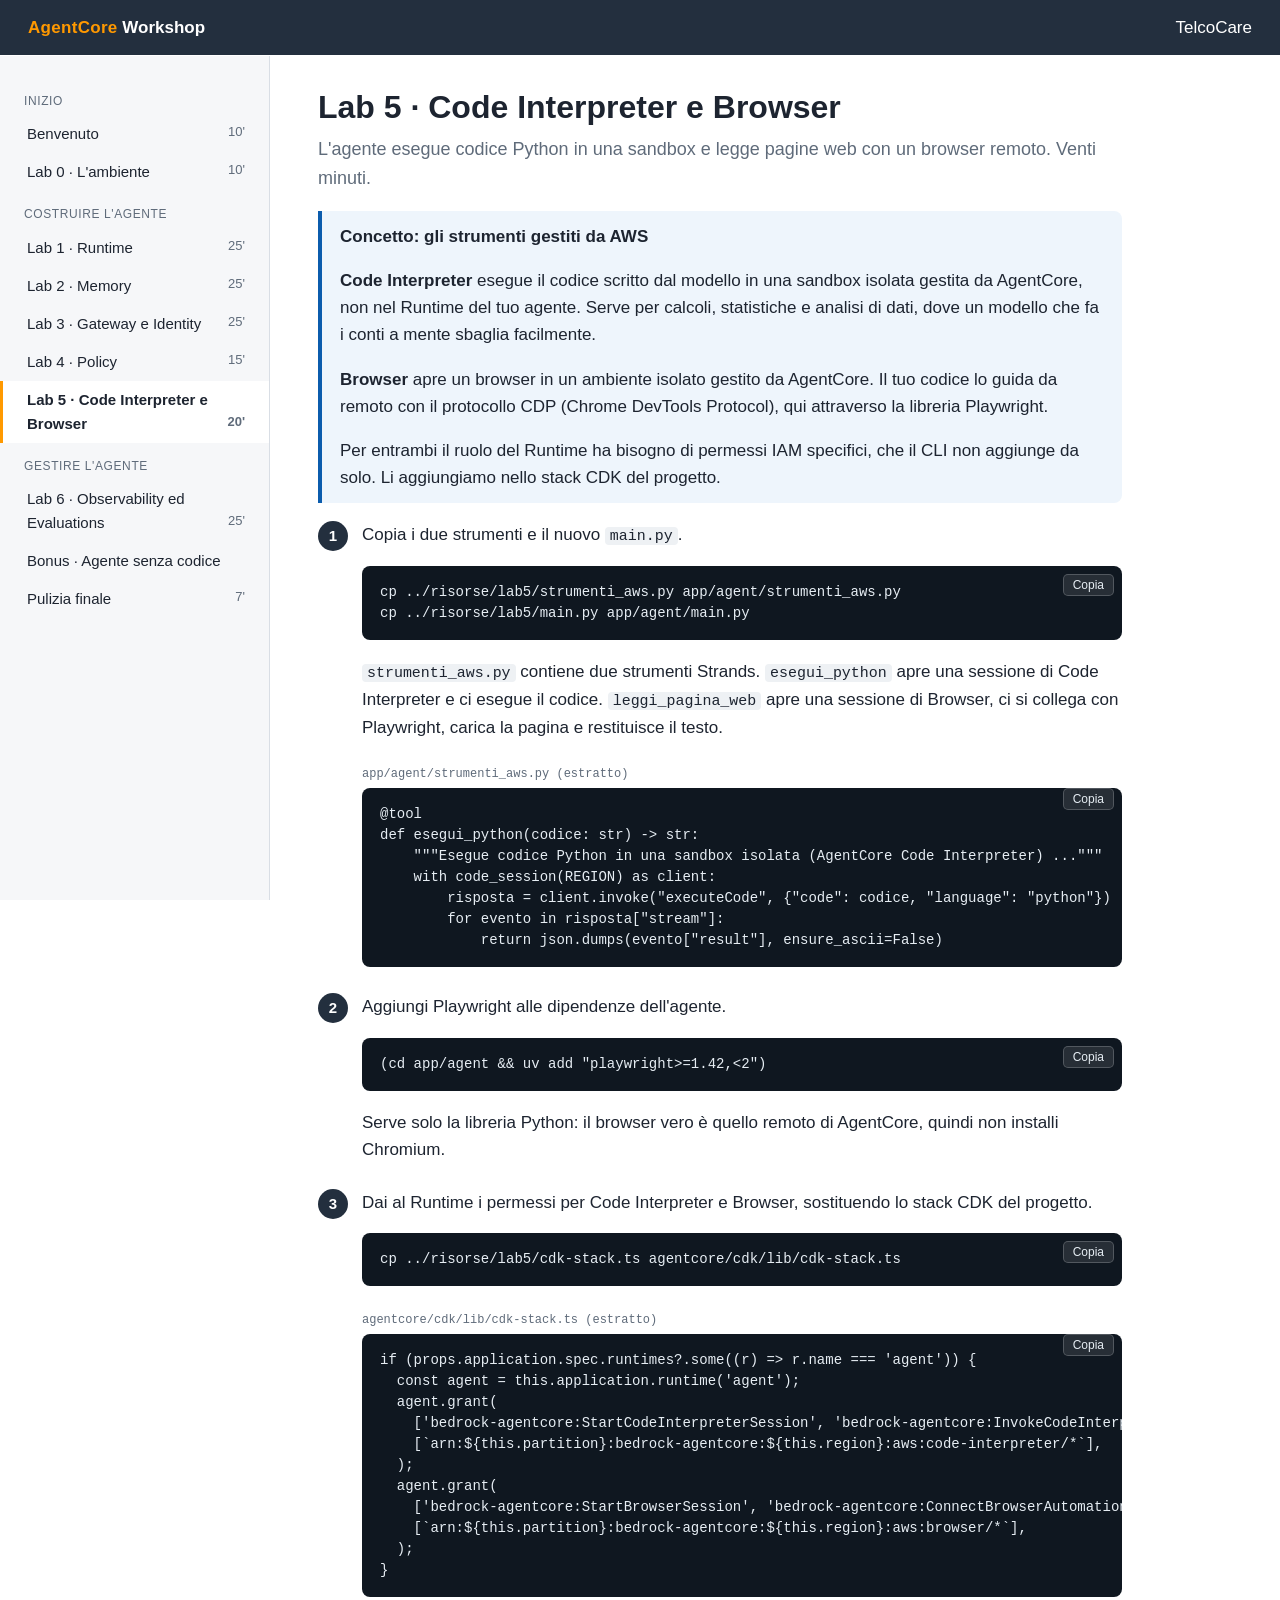
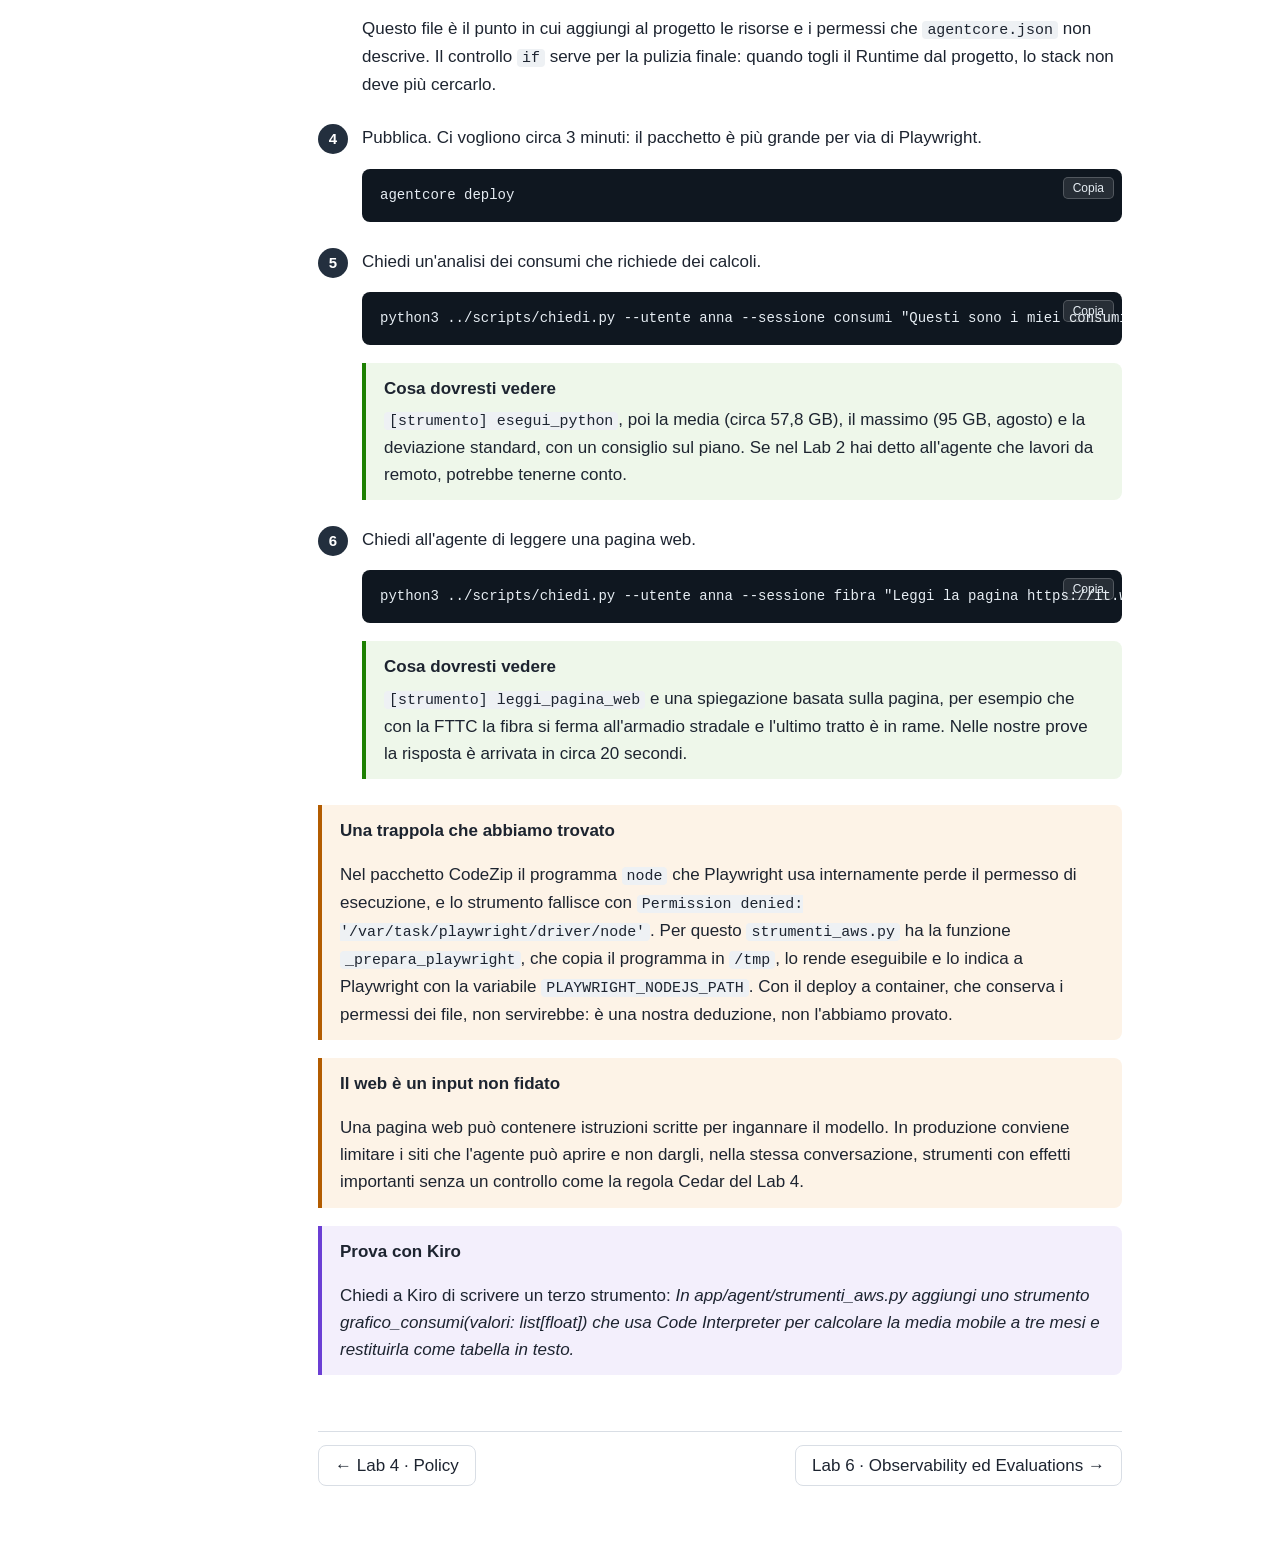
<file: docs/lab5.html>
<!doctype html>
<html lang="it">
<head>
<meta charset="utf-8">
<meta name="viewport" content="width=device-width, initial-scale=1">
<title>Lab 5 · Code Interpreter e Browser</title>
<link rel="stylesheet" href="assets/stile.css">
</head>
<body>
<header class="testata">
  <button class="menu-bottone" type="button">Menu</button>
  <a href="index.html"><span class="marchio">AgentCore</span> Workshop</a>
  <span class="spazio"></span>
  <span>TelcoCare</span>
</header>
<div class="contenitore">
<nav class="indice"></nav>
<main>

<h1>Lab 5 · Code Interpreter e Browser</h1>
<p class="sottotitolo">L'agente esegue codice Python in una sandbox e legge pagine web con un browser remoto. Venti minuti.</p>

<div class="riquadro concetto"><span class="titolo">Concetto: gli strumenti gestiti da AWS</span>
<p><strong>Code Interpreter</strong> esegue il codice scritto dal modello in una sandbox isolata gestita da AgentCore, non nel Runtime del tuo agente. Serve per calcoli, statistiche e analisi di dati, dove un modello che fa i conti a mente sbaglia facilmente.</p>
<p><strong>Browser</strong> apre un browser in un ambiente isolato gestito da AgentCore. Il tuo codice lo guida da remoto con il protocollo CDP (Chrome DevTools Protocol), qui attraverso la libreria Playwright.</p>
<p>Per entrambi il ruolo del Runtime ha bisogno di permessi IAM specifici, che il CLI non aggiunge da solo. Li aggiungiamo nello stack CDK del progetto.</p>
</div>

<ol class="passi">
<li>
  <p>Copia i due strumenti e il nuovo <code>main.py</code>.</p>
  <div class="blocco"><pre><code>cp ../risorse/lab5/strumenti_aws.py app/agent/strumenti_aws.py
cp ../risorse/lab5/main.py app/agent/main.py</code></pre></div>
  <p><code>strumenti_aws.py</code> contiene due strumenti Strands. <code>esegui_python</code> apre una sessione di Code Interpreter e ci esegue il codice. <code>leggi_pagina_web</code> apre una sessione di Browser, ci si collega con Playwright, carica la pagina e restituisce il testo.</p>
  <div class="blocco"><span class="etichetta">app/agent/strumenti_aws.py (estratto)</span><pre><code>@tool
def esegui_python(codice: str) -&gt; str:
    """Esegue codice Python in una sandbox isolata (AgentCore Code Interpreter) ..."""
    with code_session(REGION) as client:
        risposta = client.invoke("executeCode", {"code": codice, "language": "python"})
        for evento in risposta["stream"]:
            return json.dumps(evento["result"], ensure_ascii=False)</code></pre></div>
</li>

<li>
  <p>Aggiungi Playwright alle dipendenze dell'agente.</p>
  <div class="blocco"><pre><code>(cd app/agent &amp;&amp; uv add "playwright&gt;=1.42,&lt;2")</code></pre></div>
  <p>Serve solo la libreria Python: il browser vero è quello remoto di AgentCore, quindi non installi Chromium.</p>
</li>

<li>
  <p>Dai al Runtime i permessi per Code Interpreter e Browser, sostituendo lo stack CDK del progetto.</p>
  <div class="blocco"><pre><code>cp ../risorse/lab5/cdk-stack.ts agentcore/cdk/lib/cdk-stack.ts</code></pre></div>
  <div class="blocco"><span class="etichetta">agentcore/cdk/lib/cdk-stack.ts (estratto)</span><pre><code>if (props.application.spec.runtimes?.some((r) =&gt; r.name === 'agent')) {
  const agent = this.application.runtime('agent');
  agent.grant(
    ['bedrock-agentcore:StartCodeInterpreterSession', 'bedrock-agentcore:InvokeCodeInterpreter', ...],
    [`arn:${this.partition}:bedrock-agentcore:${this.region}:aws:code-interpreter/*`],
  );
  agent.grant(
    ['bedrock-agentcore:StartBrowserSession', 'bedrock-agentcore:ConnectBrowserAutomationStream', ...],
    [`arn:${this.partition}:bedrock-agentcore:${this.region}:aws:browser/*`],
  );
}</code></pre></div>
  <p>Questo file è il punto in cui aggiungi al progetto le risorse e i permessi che <code>agentcore.json</code> non descrive. Il controllo <code>if</code> serve per la pulizia finale: quando togli il Runtime dal progetto, lo stack non deve più cercarlo.</p>
</li>

<li>
  <p>Pubblica. Ci vogliono circa 3 minuti: il pacchetto è più grande per via di Playwright.</p>
  <div class="blocco"><pre><code>agentcore deploy</code></pre></div>
</li>

<li>
  <p>Chiedi un'analisi dei consumi che richiede dei calcoli.</p>
  <div class="blocco"><pre><code>python3 ../scripts/chiedi.py --utente anna --sessione consumi "Questi sono i miei consumi di dati mobili degli ultimi sei mesi, in GB: maggio 38, giugno 52, luglio 71, agosto 95, settembre 47, ottobre 44. Calcola media, massimo e deviazione standard eseguendo codice Python, poi dimmi se mi basta un piano da 50 GB o se serve quello da 150 GB."</code></pre></div>
  <div class="riquadro verifica"><span class="titolo">Cosa dovresti vedere</span>
  <code>[strumento] esegui_python</code>, poi la media (circa 57,8 GB), il massimo (95 GB, agosto) e la deviazione standard, con un consiglio sul piano. Se nel Lab 2 hai detto all'agente che lavori da remoto, potrebbe tenerne conto.</div>
</li>

<li>
  <p>Chiedi all'agente di leggere una pagina web.</p>
  <div class="blocco"><pre><code>python3 ../scripts/chiedi.py --utente anna --sessione fibra "Leggi la pagina https://it.wikipedia.org/wiki/Fiber_to_the_x e spiegami in tre frasi la differenza fra FTTC e FTTH."</code></pre></div>
  <div class="riquadro verifica"><span class="titolo">Cosa dovresti vedere</span>
  <code>[strumento] leggi_pagina_web</code> e una spiegazione basata sulla pagina, per esempio che con la FTTC la fibra si ferma all'armadio stradale e l'ultimo tratto è in rame. Nelle nostre prove la risposta è arrivata in circa 20 secondi.</div>
</li>
</ol>

<div class="riquadro attenzione"><span class="titolo">Una trappola che abbiamo trovato</span>
<p>Nel pacchetto CodeZip il programma <code>node</code> che Playwright usa internamente perde il permesso di esecuzione, e lo strumento fallisce con <code>Permission denied: '/var/task/playwright/driver/node'</code>. Per questo <code>strumenti_aws.py</code> ha la funzione <code>_prepara_playwright</code>, che copia il programma in <code>/tmp</code>, lo rende eseguibile e lo indica a Playwright con la variabile <code>PLAYWRIGHT_NODEJS_PATH</code>. Con il deploy a container, che conserva i permessi dei file, non servirebbe: è una nostra deduzione, non l'abbiamo provato.</p>
</div>

<div class="riquadro attenzione"><span class="titolo">Il web è un input non fidato</span>
<p>Una pagina web può contenere istruzioni scritte per ingannare il modello. In produzione conviene limitare i siti che l'agente può aprire e non dargli, nella stessa conversazione, strumenti con effetti importanti senza un controllo come la regola Cedar del Lab 4.</p>
</div>

<div class="riquadro kiro"><span class="titolo">Prova con Kiro</span>
<p>Chiedi a Kiro di scrivere un terzo strumento: <em>In app/agent/strumenti_aws.py aggiungi uno strumento grafico_consumi(valori: list[float]) che usa Code Interpreter per calcolare la media mobile a tre mesi e restituirla come tabella in testo.</em></p>
</div>

</main>
</div>
<script src="assets/sito.js"></script>
</body>
</html>
</file>
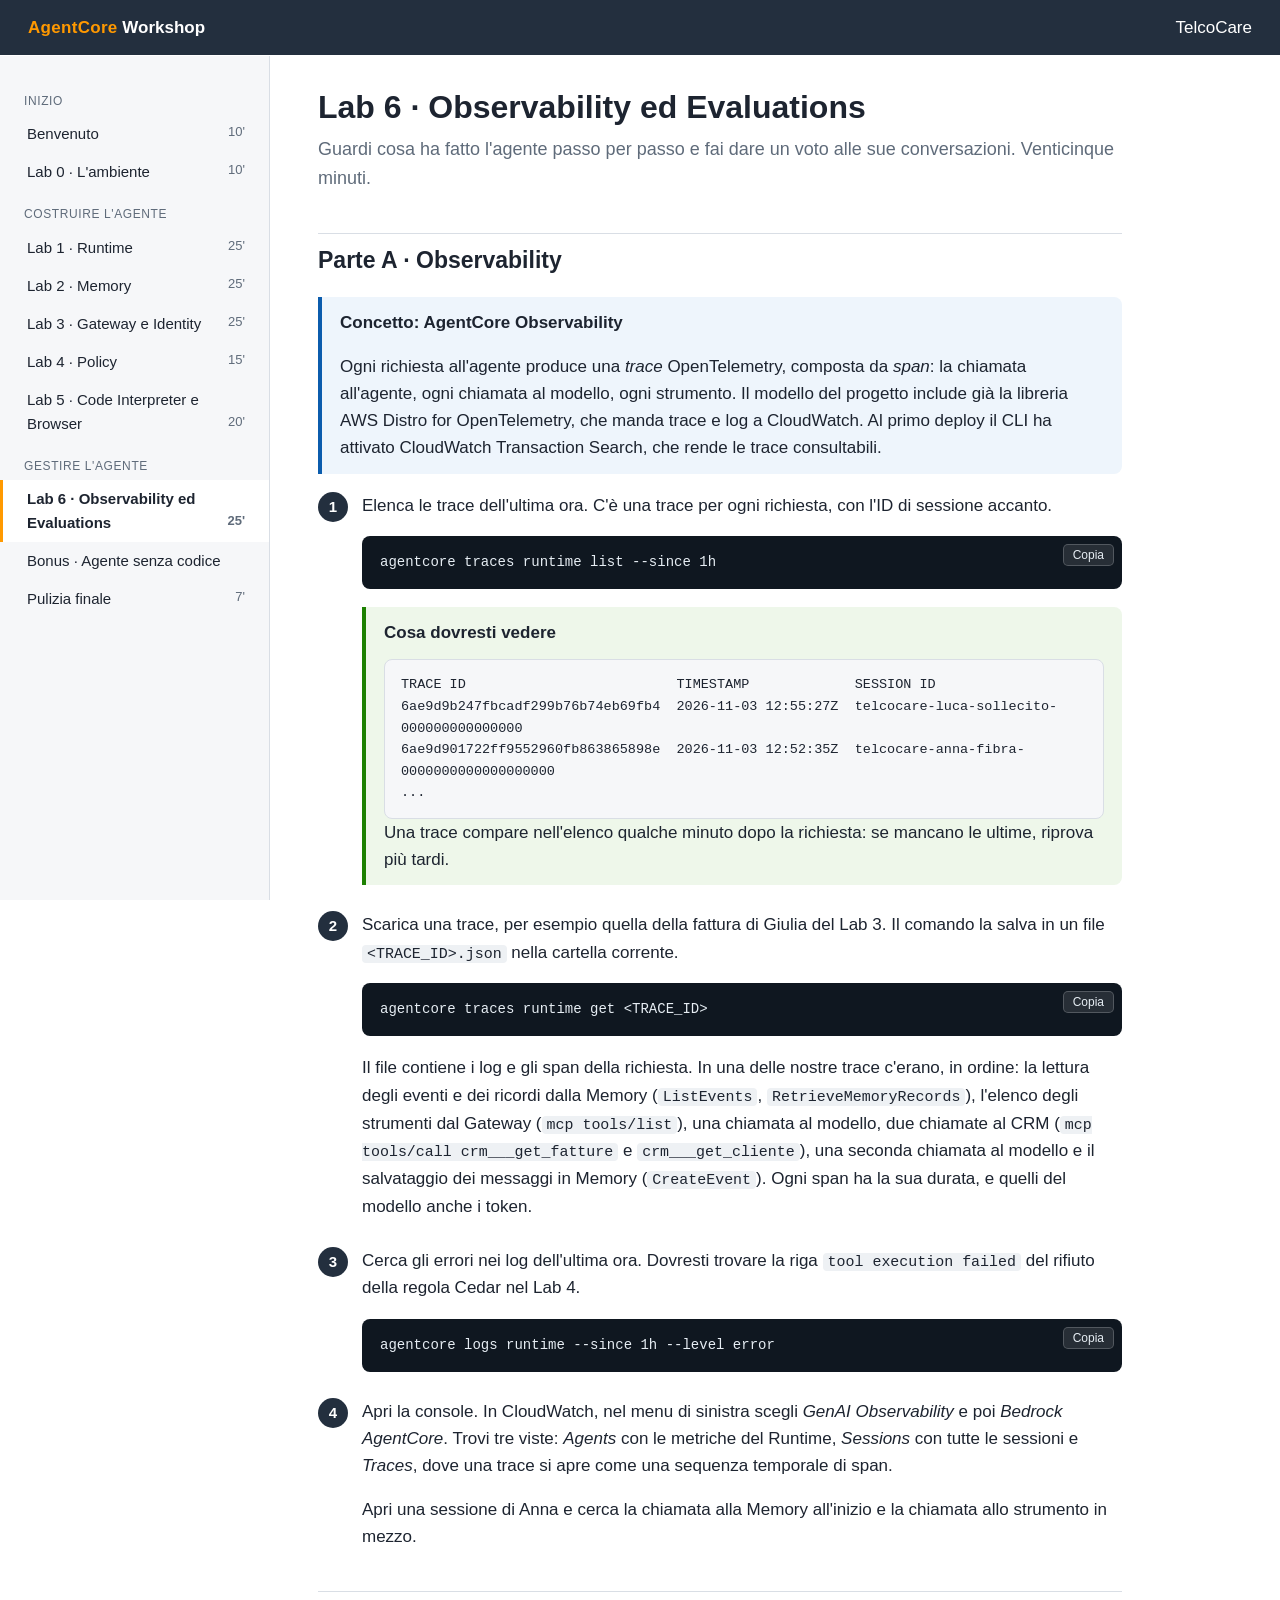
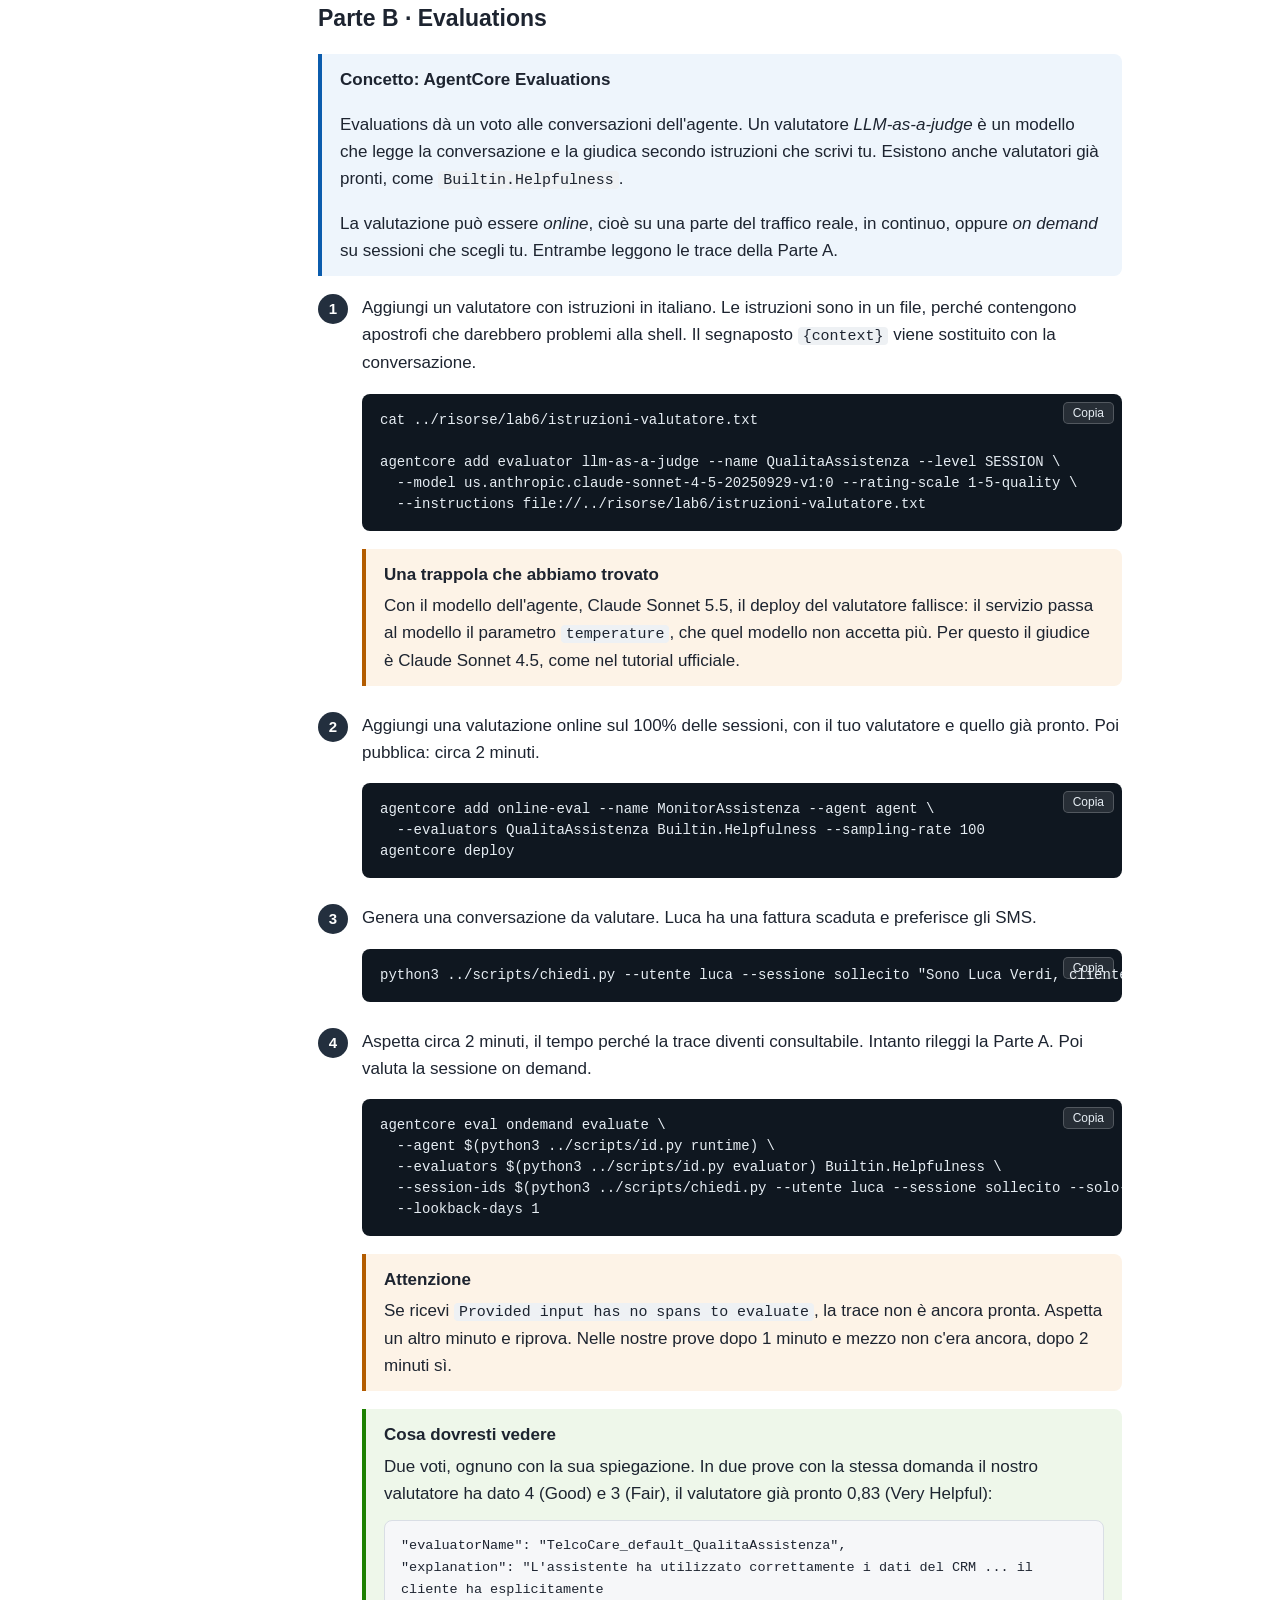
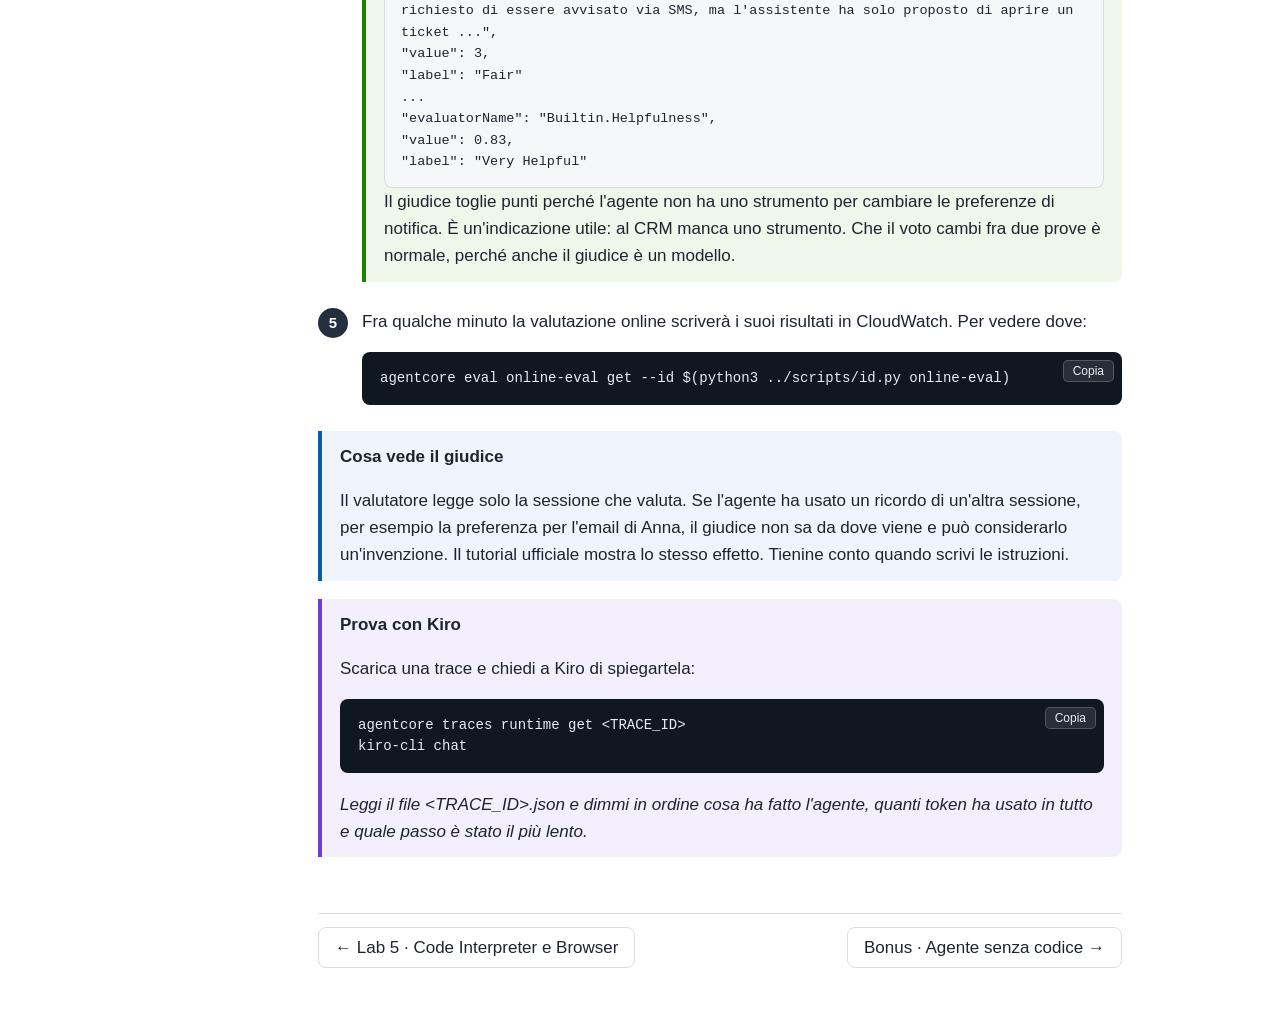
<file: docs/lab6.html>
<!doctype html>
<html lang="it">
<head>
<meta charset="utf-8">
<meta name="viewport" content="width=device-width, initial-scale=1">
<title>Lab 6 · Observability ed Evaluations</title>
<link rel="stylesheet" href="assets/stile.css">
</head>
<body>
<header class="testata">
  <button class="menu-bottone" type="button">Menu</button>
  <a href="index.html"><span class="marchio">AgentCore</span> Workshop</a>
  <span class="spazio"></span>
  <span>TelcoCare</span>
</header>
<div class="contenitore">
<nav class="indice"></nav>
<main>

<h1>Lab 6 · Observability ed Evaluations</h1>
<p class="sottotitolo">Guardi cosa ha fatto l'agente passo per passo e fai dare un voto alle sue conversazioni. Venticinque minuti.</p>

<h2>Parte A · Observability</h2>
<div class="riquadro concetto"><span class="titolo">Concetto: AgentCore Observability</span>
<p>Ogni richiesta all'agente produce una <em>trace</em> OpenTelemetry, composta da <em>span</em>: la chiamata all'agente, ogni chiamata al modello, ogni strumento. Il modello del progetto include già la libreria AWS Distro for OpenTelemetry, che manda trace e log a CloudWatch. Al primo deploy il CLI ha attivato CloudWatch Transaction Search, che rende le trace consultabili.</p>
</div>

<ol class="passi">
<li>
  <p>Elenca le trace dell'ultima ora. C'è una trace per ogni richiesta, con l'ID di sessione accanto.</p>
  <div class="blocco"><pre><code>agentcore traces runtime list --since 1h</code></pre></div>
  <div class="riquadro verifica"><span class="titolo">Cosa dovresti vedere</span>
  <pre class="uscita">TRACE ID                          TIMESTAMP             SESSION ID
6ae9d9b247fbcadf299b76b74eb69fb4  2026-11-03 12:55:27Z  telcocare-luca-sollecito-000000000000000
6ae9d901722ff9552960fb863865898e  2026-11-03 12:52:35Z  telcocare-anna-fibra-0000000000000000000
...</pre>
  Una trace compare nell'elenco qualche minuto dopo la richiesta: se mancano le ultime, riprova più tardi.</div>
</li>

<li>
  <p>Scarica una trace, per esempio quella della fattura di Giulia del Lab 3. Il comando la salva in un file <code>&lt;TRACE_ID&gt;.json</code> nella cartella corrente.</p>
  <div class="blocco"><pre><code>agentcore traces runtime get &lt;TRACE_ID&gt;</code></pre></div>
  <p>Il file contiene i log e gli span della richiesta. In una delle nostre trace c'erano, in ordine: la lettura degli eventi e dei ricordi dalla Memory (<code>ListEvents</code>, <code>RetrieveMemoryRecords</code>), l'elenco degli strumenti dal Gateway (<code>mcp tools/list</code>), una chiamata al modello, due chiamate al CRM (<code>mcp tools/call crm___get_fatture</code> e <code>crm___get_cliente</code>), una seconda chiamata al modello e il salvataggio dei messaggi in Memory (<code>CreateEvent</code>). Ogni span ha la sua durata, e quelli del modello anche i token.</p>
</li>

<li>
  <p>Cerca gli errori nei log dell'ultima ora. Dovresti trovare la riga <code>tool execution failed</code> del rifiuto della regola Cedar nel Lab 4.</p>
  <div class="blocco"><pre><code>agentcore logs runtime --since 1h --level error</code></pre></div>
</li>

<li>
  <p>Apri la console. In CloudWatch, nel menu di sinistra scegli <em>GenAI Observability</em> e poi <em>Bedrock AgentCore</em>. Trovi tre viste: <em>Agents</em> con le metriche del Runtime, <em>Sessions</em> con tutte le sessioni e <em>Traces</em>, dove una trace si apre come una sequenza temporale di span.</p>
  <p>Apri una sessione di Anna e cerca la chiamata alla Memory all'inizio e la chiamata allo strumento in mezzo.</p>
</li>
</ol>

<h2>Parte B · Evaluations</h2>
<div class="riquadro concetto"><span class="titolo">Concetto: AgentCore Evaluations</span>
<p>Evaluations dà un voto alle conversazioni dell'agente. Un valutatore <em>LLM-as-a-judge</em> è un modello che legge la conversazione e la giudica secondo istruzioni che scrivi tu. Esistono anche valutatori già pronti, come <code>Builtin.Helpfulness</code>.</p>
<p>La valutazione può essere <em>online</em>, cioè su una parte del traffico reale, in continuo, oppure <em>on demand</em> su sessioni che scegli tu. Entrambe leggono le trace della Parte A.</p>
</div>

<ol class="passi">
<li>
  <p>Aggiungi un valutatore con istruzioni in italiano. Le istruzioni sono in un file, perché contengono apostrofi che darebbero problemi alla shell. Il segnaposto <code>{context}</code> viene sostituito con la conversazione.</p>
  <div class="blocco"><pre><code>cat ../risorse/lab6/istruzioni-valutatore.txt

agentcore add evaluator llm-as-a-judge --name QualitaAssistenza --level SESSION \
  --model us.anthropic.claude-sonnet-4-5-20250929-v1:0 --rating-scale 1-5-quality \
  --instructions file://../risorse/lab6/istruzioni-valutatore.txt</code></pre></div>
  <div class="riquadro attenzione"><span class="titolo">Una trappola che abbiamo trovato</span>
  Con il modello dell'agente, Claude Sonnet 5.5, il deploy del valutatore fallisce: il servizio passa al modello il parametro <code>temperature</code>, che quel modello non accetta più. Per questo il giudice è Claude Sonnet 4.5, come nel tutorial ufficiale.</div>
</li>

<li>
  <p>Aggiungi una valutazione online sul 100% delle sessioni, con il tuo valutatore e quello già pronto. Poi pubblica: circa 2 minuti.</p>
  <div class="blocco"><pre><code>agentcore add online-eval --name MonitorAssistenza --agent agent \
  --evaluators QualitaAssistenza Builtin.Helpfulness --sampling-rate 100
agentcore deploy</code></pre></div>
</li>

<li>
  <p>Genera una conversazione da valutare. Luca ha una fattura scaduta e preferisce gli SMS.</p>
  <div class="blocco"><pre><code>python3 ../scripts/chiedi.py --utente luca --sessione sollecito "Sono Luca Verdi, cliente C003. Mi è arrivato un sollecito per la fattura di ottobre. Cosa devo fare? Preferisco essere avvisato via SMS."</code></pre></div>
</li>

<li>
  <p>Aspetta circa 2 minuti, il tempo perché la trace diventi consultabile. Intanto rileggi la Parte A. Poi valuta la sessione on demand.</p>
  <div class="blocco"><pre><code>agentcore eval ondemand evaluate \
  --agent $(python3 ../scripts/id.py runtime) \
  --evaluators $(python3 ../scripts/id.py evaluator) Builtin.Helpfulness \
  --session-ids $(python3 ../scripts/chiedi.py --utente luca --sessione sollecito --solo-id) \
  --lookback-days 1</code></pre></div>
  <div class="riquadro attenzione"><span class="titolo">Attenzione</span>
  Se ricevi <code>Provided input has no spans to evaluate</code>, la trace non è ancora pronta. Aspetta un altro minuto e riprova. Nelle nostre prove dopo 1 minuto e mezzo non c'era ancora, dopo 2 minuti sì.</div>
  <div class="riquadro verifica"><span class="titolo">Cosa dovresti vedere</span>
  Due voti, ognuno con la sua spiegazione. In due prove con la stessa domanda il nostro valutatore ha dato 4 (Good) e 3 (Fair), il valutatore già pronto 0,83 (Very Helpful):
  <pre class="uscita">"evaluatorName": "TelcoCare_default_QualitaAssistenza",
"explanation": "L'assistente ha utilizzato correttamente i dati del CRM ... il cliente ha esplicitamente
richiesto di essere avvisato via SMS, ma l'assistente ha solo proposto di aprire un ticket ...",
"value": 3,
"label": "Fair"
...
"evaluatorName": "Builtin.Helpfulness",
"value": 0.83,
"label": "Very Helpful"</pre>
  Il giudice toglie punti perché l'agente non ha uno strumento per cambiare le preferenze di notifica. È un'indicazione utile: al CRM manca uno strumento. Che il voto cambi fra due prove è normale, perché anche il giudice è un modello.</div>
</li>

<li>
  <p>Fra qualche minuto la valutazione online scriverà i suoi risultati in CloudWatch. Per vedere dove:</p>
  <div class="blocco"><pre><code>agentcore eval online-eval get --id $(python3 ../scripts/id.py online-eval)</code></pre></div>
</li>
</ol>

<div class="riquadro concetto"><span class="titolo">Cosa vede il giudice</span>
<p>Il valutatore legge solo la sessione che valuta. Se l'agente ha usato un ricordo di un'altra sessione, per esempio la preferenza per l'email di Anna, il giudice non sa da dove viene e può considerarlo un'invenzione. Il tutorial ufficiale mostra lo stesso effetto. Tienine conto quando scrivi le istruzioni.</p>
</div>

<div class="riquadro kiro"><span class="titolo">Prova con Kiro</span>
<p>Scarica una trace e chiedi a Kiro di spiegartela:</p>
<div class="blocco"><pre><code>agentcore traces runtime get &lt;TRACE_ID&gt;
kiro-cli chat</code></pre></div>
<p><em>Leggi il file &lt;TRACE_ID&gt;.json e dimmi in ordine cosa ha fatto l'agente, quanti token ha usato in tutto e quale passo è stato il più lento.</em></p>
</div>

</main>
</div>
<script src="assets/sito.js"></script>
</body>
</html>
</file>
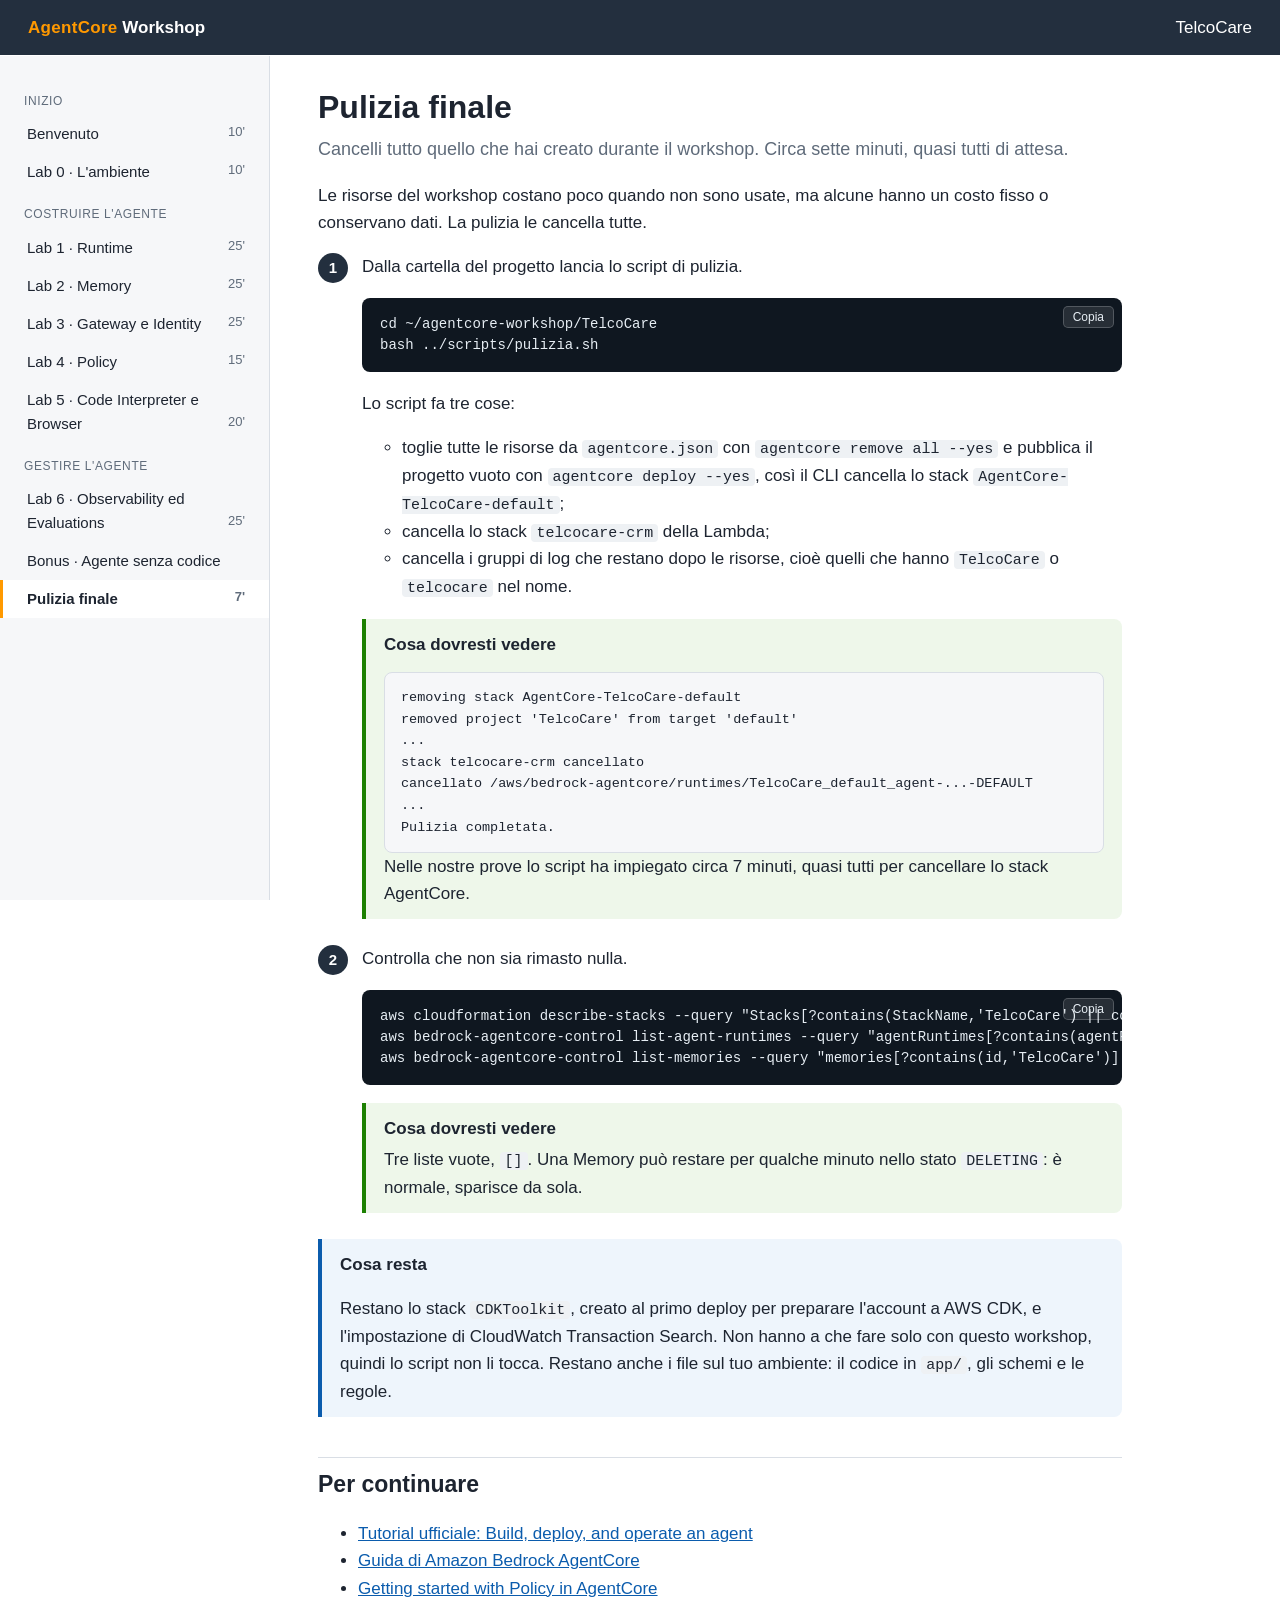
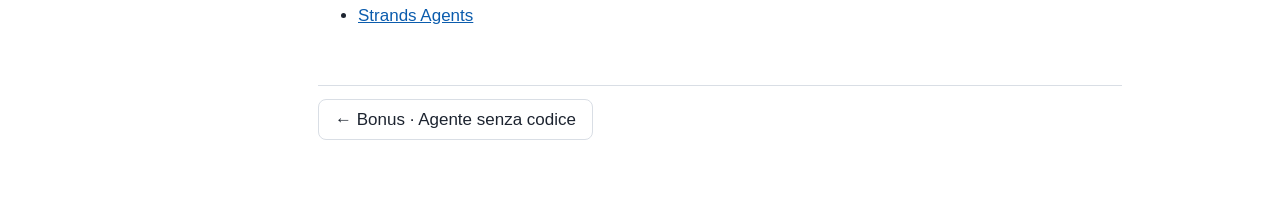
<file: docs/pulizia.html>
<!doctype html>
<html lang="it">
<head>
<meta charset="utf-8">
<meta name="viewport" content="width=device-width, initial-scale=1">
<title>Pulizia finale</title>
<link rel="stylesheet" href="assets/stile.css">
</head>
<body>
<header class="testata">
  <button class="menu-bottone" type="button">Menu</button>
  <a href="index.html"><span class="marchio">AgentCore</span> Workshop</a>
  <span class="spazio"></span>
  <span>TelcoCare</span>
</header>
<div class="contenitore">
<nav class="indice"></nav>
<main>

<h1>Pulizia finale</h1>
<p class="sottotitolo">Cancelli tutto quello che hai creato durante il workshop. Circa sette minuti, quasi tutti di attesa.</p>

<p>Le risorse del workshop costano poco quando non sono usate, ma alcune hanno un costo fisso o conservano dati. La pulizia le cancella tutte.</p>

<ol class="passi">
<li>
  <p>Dalla cartella del progetto lancia lo script di pulizia.</p>
  <div class="blocco"><pre><code>cd ~/agentcore-workshop/TelcoCare
bash ../scripts/pulizia.sh</code></pre></div>
  <p>Lo script fa tre cose:</p>
  <ul>
    <li>toglie tutte le risorse da <code>agentcore.json</code> con <code>agentcore remove all --yes</code> e pubblica il progetto vuoto con <code>agentcore deploy --yes</code>, così il CLI cancella lo stack <code>AgentCore-TelcoCare-default</code>;</li>
    <li>cancella lo stack <code>telcocare-crm</code> della Lambda;</li>
    <li>cancella i gruppi di log che restano dopo le risorse, cioè quelli che hanno <code>TelcoCare</code> o <code>telcocare</code> nel nome.</li>
  </ul>
  <div class="riquadro verifica"><span class="titolo">Cosa dovresti vedere</span>
  <pre class="uscita">removing stack AgentCore-TelcoCare-default
removed project 'TelcoCare' from target 'default'
...
stack telcocare-crm cancellato
cancellato /aws/bedrock-agentcore/runtimes/TelcoCare_default_agent-...-DEFAULT
...
Pulizia completata.</pre>
  Nelle nostre prove lo script ha impiegato circa 7 minuti, quasi tutti per cancellare lo stack AgentCore.</div>
</li>

<li>
  <p>Controlla che non sia rimasto nulla.</p>
  <div class="blocco"><pre><code>aws cloudformation describe-stacks --query "Stacks[?contains(StackName,'TelcoCare') || contains(StackName,'telcocare')].StackName"
aws bedrock-agentcore-control list-agent-runtimes --query "agentRuntimes[?contains(agentRuntimeName,'TelcoCare')].agentRuntimeName"
aws bedrock-agentcore-control list-memories --query "memories[?contains(id,'TelcoCare')].[id,status]"</code></pre></div>
  <div class="riquadro verifica"><span class="titolo">Cosa dovresti vedere</span>
  Tre liste vuote, <code>[]</code>. Una Memory può restare per qualche minuto nello stato <code>DELETING</code>: è normale, sparisce da sola.</div>
</li>
</ol>

<div class="riquadro concetto"><span class="titolo">Cosa resta</span>
<p>Restano lo stack <code>CDKToolkit</code>, creato al primo deploy per preparare l'account a AWS CDK, e l'impostazione di CloudWatch Transaction Search. Non hanno a che fare solo con questo workshop, quindi lo script non li tocca. Restano anche i file sul tuo ambiente: il codice in <code>app/</code>, gli schemi e le regole.</p>
</div>

<h2>Per continuare</h2>
<ul>
  <li><a href="https://docs.aws.amazon.com/bedrock-agentcore/latest/devguide/agentcore-cli-get-started.html">Tutorial ufficiale: Build, deploy, and operate an agent</a></li>
  <li><a href="https://docs.aws.amazon.com/bedrock-agentcore/latest/devguide/">Guida di Amazon Bedrock AgentCore</a></li>
  <li><a href="https://docs.aws.amazon.com/bedrock-agentcore/latest/devguide/policy-getting-started.html">Getting started with Policy in AgentCore</a></li>
  <li><a href="https://strandsagents.com/">Strands Agents</a></li>
</ul>

</main>
</div>
<script src="assets/sito.js"></script>
</body>
</html>
</file>
<file: docs/assets/stile.css>
:root {
  --blu: #232f3e;
  --arancio: #ff9900;
  --testo: #1d2430;
  --grigio: #5f6b7a;
  --bordo: #d9dee5;
  --sfondo: #f6f7f9;
  --codice: #0f1720;
  --ok: #1d8102;
  --attenzione: #b35c00;
  --kiro: #6b3fd4;
}

* { box-sizing: border-box; }

body {
  margin: 0;
  font-family: -apple-system, BlinkMacSystemFont, "Segoe UI", Roboto, "Helvetica Neue", Arial, sans-serif;
  font-size: 17px;
  line-height: 1.6;
  color: var(--testo);
  background: #fff;
}

header.testata {
  background: var(--blu);
  color: #fff;
  padding: 14px 28px;
  display: flex;
  align-items: center;
  gap: 16px;
  position: sticky;
  top: 0;
  z-index: 10;
}
header.testata a { color: #fff; text-decoration: none; font-weight: 600; }
header.testata .marchio { color: var(--arancio); font-weight: 700; letter-spacing: .3px; }
header.testata .spazio { flex: 1; }
header.testata .menu-bottone { display: none; background: none; border: 1px solid #fff6; color: #fff; border-radius: 6px; padding: 4px 10px; font-size: 15px; }

.contenitore { display: flex; min-height: calc(100vh - 56px); }

nav.indice {
  width: 270px;
  flex-shrink: 0;
  background: var(--sfondo);
  border-right: 1px solid var(--bordo);
  padding: 22px 0;
  position: sticky;
  top: 56px;
  height: calc(100vh - 56px);
  overflow-y: auto;
}
nav.indice a {
  display: block;
  padding: 7px 24px;
  color: var(--testo);
  text-decoration: none;
  font-size: 15px;
  border-left: 3px solid transparent;
}
nav.indice a:hover { background: #eceff3; }
nav.indice a.attivo { border-left-color: var(--arancio); background: #fff; font-weight: 600; }
nav.indice .durata { color: var(--grigio); font-size: 13px; float: right; }
nav.indice .gruppo { padding: 14px 24px 4px; font-size: 12px; text-transform: uppercase; letter-spacing: .6px; color: var(--grigio); }

main {
  flex: 1;
  max-width: 900px;
  padding: 32px 48px 80px;
}

h1 { font-size: 32px; line-height: 1.25; margin: 0 0 8px; }
h2 { font-size: 23px; margin: 40px 0 12px; padding-top: 8px; border-top: 1px solid var(--bordo); }
h3 { font-size: 18px; margin: 28px 0 8px; }
p.sottotitolo { color: var(--grigio); font-size: 18px; margin-top: 0; }

a { color: #0b5cad; }

code {
  font-family: "SF Mono", Menlo, Consolas, monospace;
  font-size: 0.88em;
  background: #eef1f4;
  padding: 1px 5px;
  border-radius: 4px;
}

.blocco {
  position: relative;
  margin: 12px 0 18px;
}
.blocco pre {
  background: var(--codice);
  color: #e6edf3;
  padding: 16px 76px 16px 18px;
  border-radius: 8px;
  overflow-x: auto;
  font-size: 14px;
  line-height: 1.5;
  margin: 0;
}
.blocco pre code { background: none; padding: 0; color: inherit; font-size: inherit; }
.blocco .etichetta {
  display: inline-block;
  font-size: 12px;
  color: var(--grigio);
  margin-bottom: 4px;
  font-family: "SF Mono", Menlo, Consolas, monospace;
}
.blocco button.copia {
  position: absolute;
  top: 8px;
  right: 8px;
  background: #ffffff1a;
  color: #e6edf3;
  border: 1px solid #ffffff33;
  border-radius: 5px;
  font-size: 12px;
  padding: 3px 9px;
  cursor: pointer;
}
.blocco .etichetta + pre + button.copia,
.blocco .etichetta ~ button.copia { top: 30px; }
.blocco button.copia:hover { background: #ffffff33; }

pre.uscita {
  background: var(--sfondo);
  color: var(--testo);
  border: 1px solid var(--bordo);
  padding: 14px 16px;
  border-radius: 8px;
  font-size: 13.5px;
  overflow-x: auto;
  white-space: pre-wrap;
}

.riquadro {
  border-left: 4px solid var(--grigio);
  background: var(--sfondo);
  padding: 12px 18px;
  border-radius: 0 8px 8px 0;
  margin: 18px 0;
}
.riquadro > :first-child { margin-top: 0; }
.riquadro > :last-child { margin-bottom: 0; }
.riquadro .titolo { font-weight: 700; display: block; margin-bottom: 4px; }
.riquadro.concetto { border-left-color: #0b5cad; background: #eef5fc; }
.riquadro.verifica { border-left-color: var(--ok); background: #eef7ea; }
.riquadro.attenzione { border-left-color: var(--attenzione); background: #fdf3e7; }
.riquadro.kiro { border-left-color: var(--kiro); background: #f3effc; }

ol.passi { padding-left: 0; list-style: none; counter-reset: passo; }
ol.passi > li {
  counter-increment: passo;
  position: relative;
  padding-left: 44px;
  margin-bottom: 26px;
}
ol.passi > li::before {
  content: counter(passo);
  position: absolute;
  left: 0;
  top: 0;
  width: 30px;
  height: 30px;
  border-radius: 50%;
  background: var(--blu);
  color: #fff;
  font-weight: 700;
  font-size: 15px;
  display: flex;
  align-items: center;
  justify-content: center;
}

table { border-collapse: collapse; width: 100%; margin: 14px 0; font-size: 15px; }
th, td { border: 1px solid var(--bordo); padding: 8px 12px; text-align: left; vertical-align: top; }
th { background: var(--sfondo); }

.architettura {
  display: grid;
  grid-template-columns: 1fr 1fr 1fr;
  gap: 12px;
  margin: 18px 0;
}
.architettura .casella {
  border: 1px solid var(--bordo);
  border-radius: 10px;
  padding: 12px 14px;
  background: #fff;
  font-size: 15px;
}
.architettura .casella strong { display: block; margin-bottom: 2px; }
.architettura .casella .lab { font-size: 12px; color: #fff; background: var(--arancio); border-radius: 10px; padding: 1px 8px; float: right; }

.navigazione {
  display: flex;
  justify-content: space-between;
  margin-top: 56px;
  padding-top: 20px;
  border-top: 1px solid var(--bordo);
}
.navigazione a {
  text-decoration: none;
  border: 1px solid var(--bordo);
  border-radius: 8px;
  padding: 10px 16px;
  color: var(--testo);
}
.navigazione a:hover { border-color: var(--arancio); }

@media (max-width: 900px) {
  header.testata .menu-bottone { display: inline-block; }
  nav.indice { display: none; position: fixed; top: 56px; left: 0; z-index: 9; box-shadow: 2px 0 12px #0003; }
  nav.indice.aperto { display: block; }
  main { padding: 24px 20px 60px; }
  .architettura { grid-template-columns: 1fr; }
}
</file>
